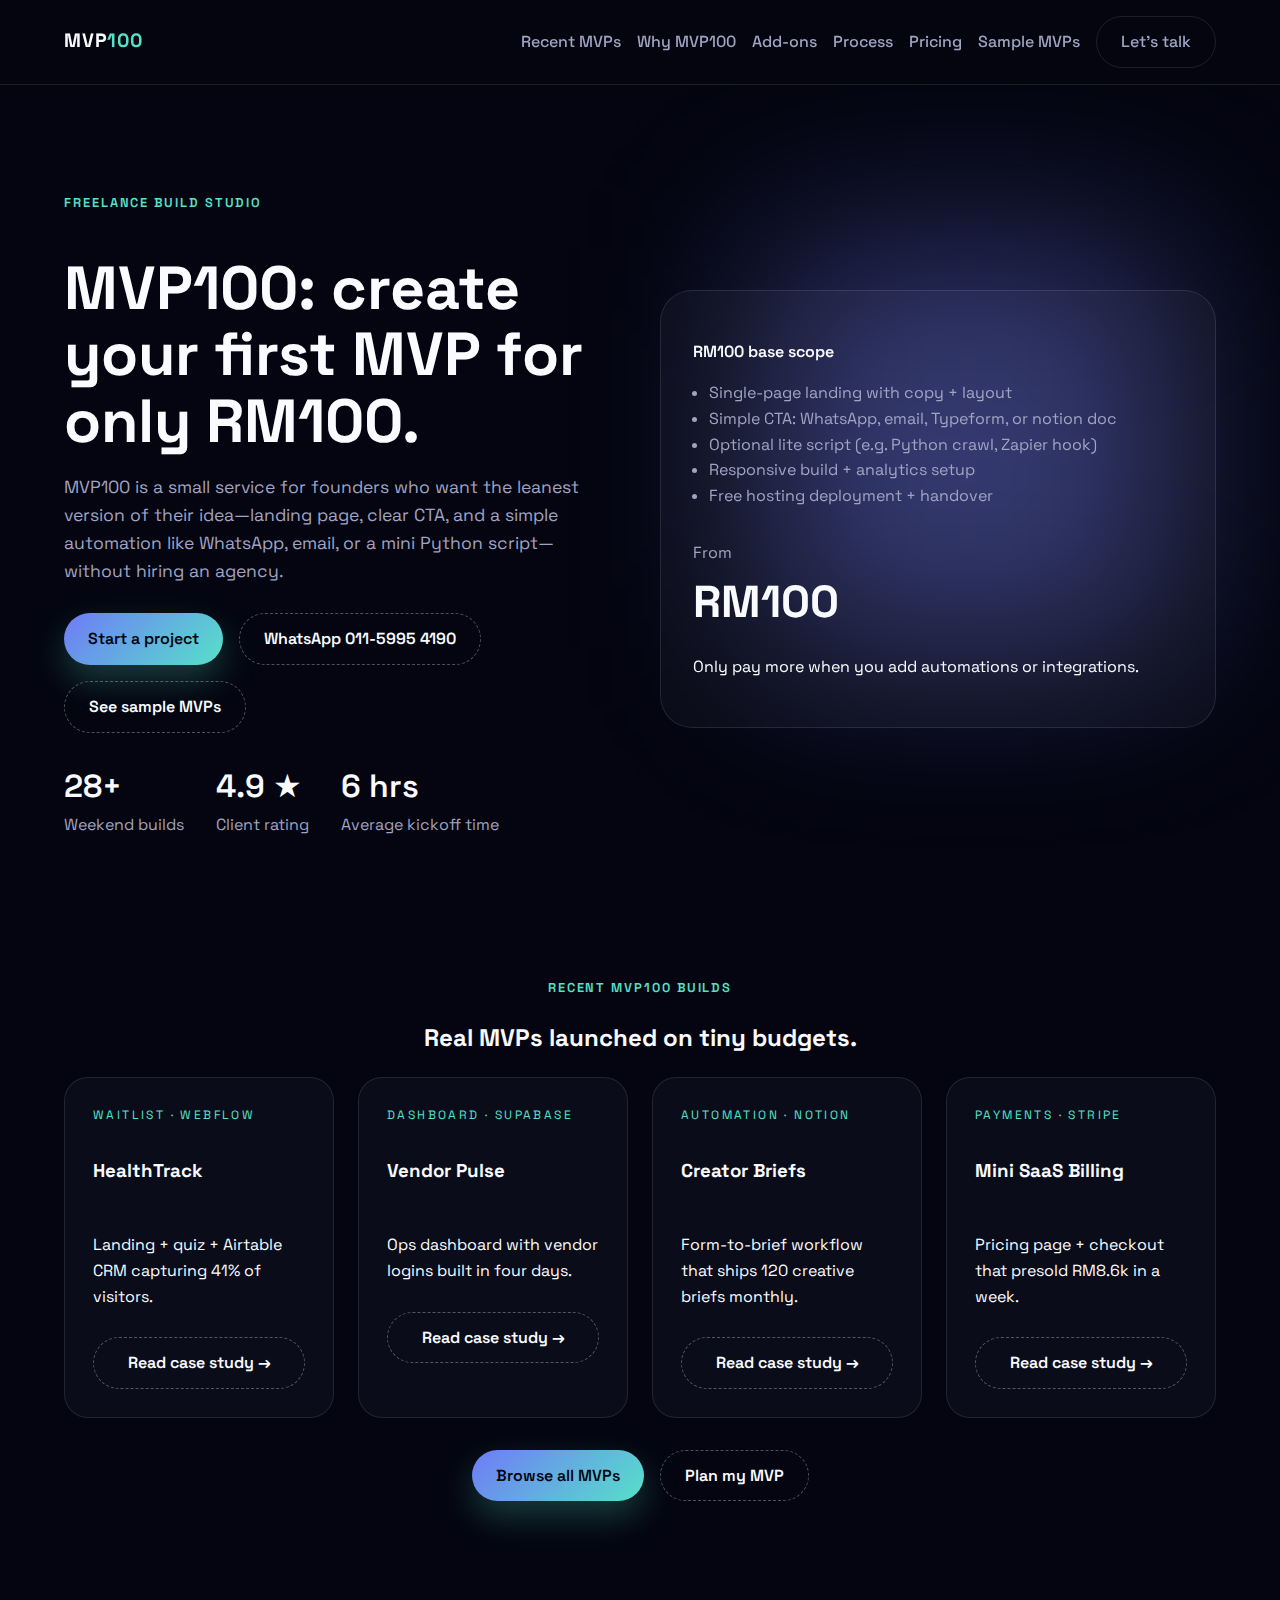
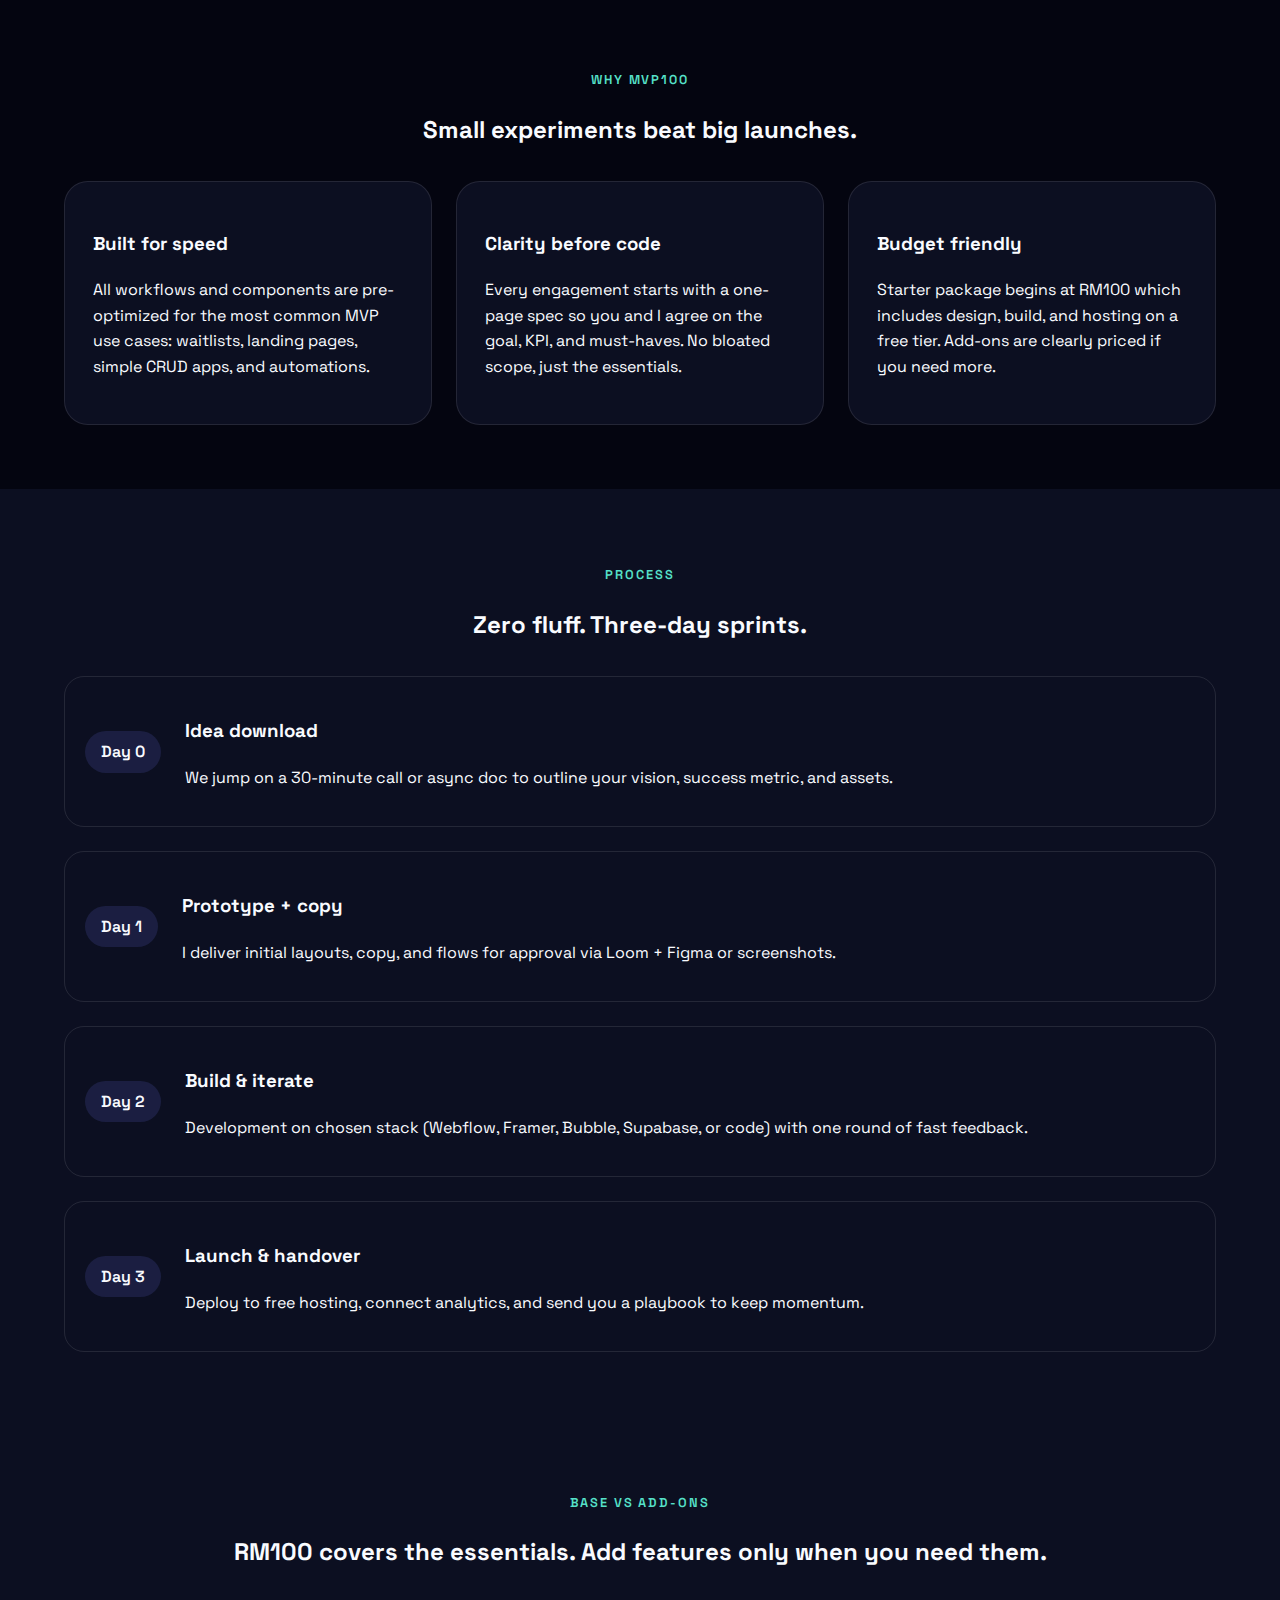
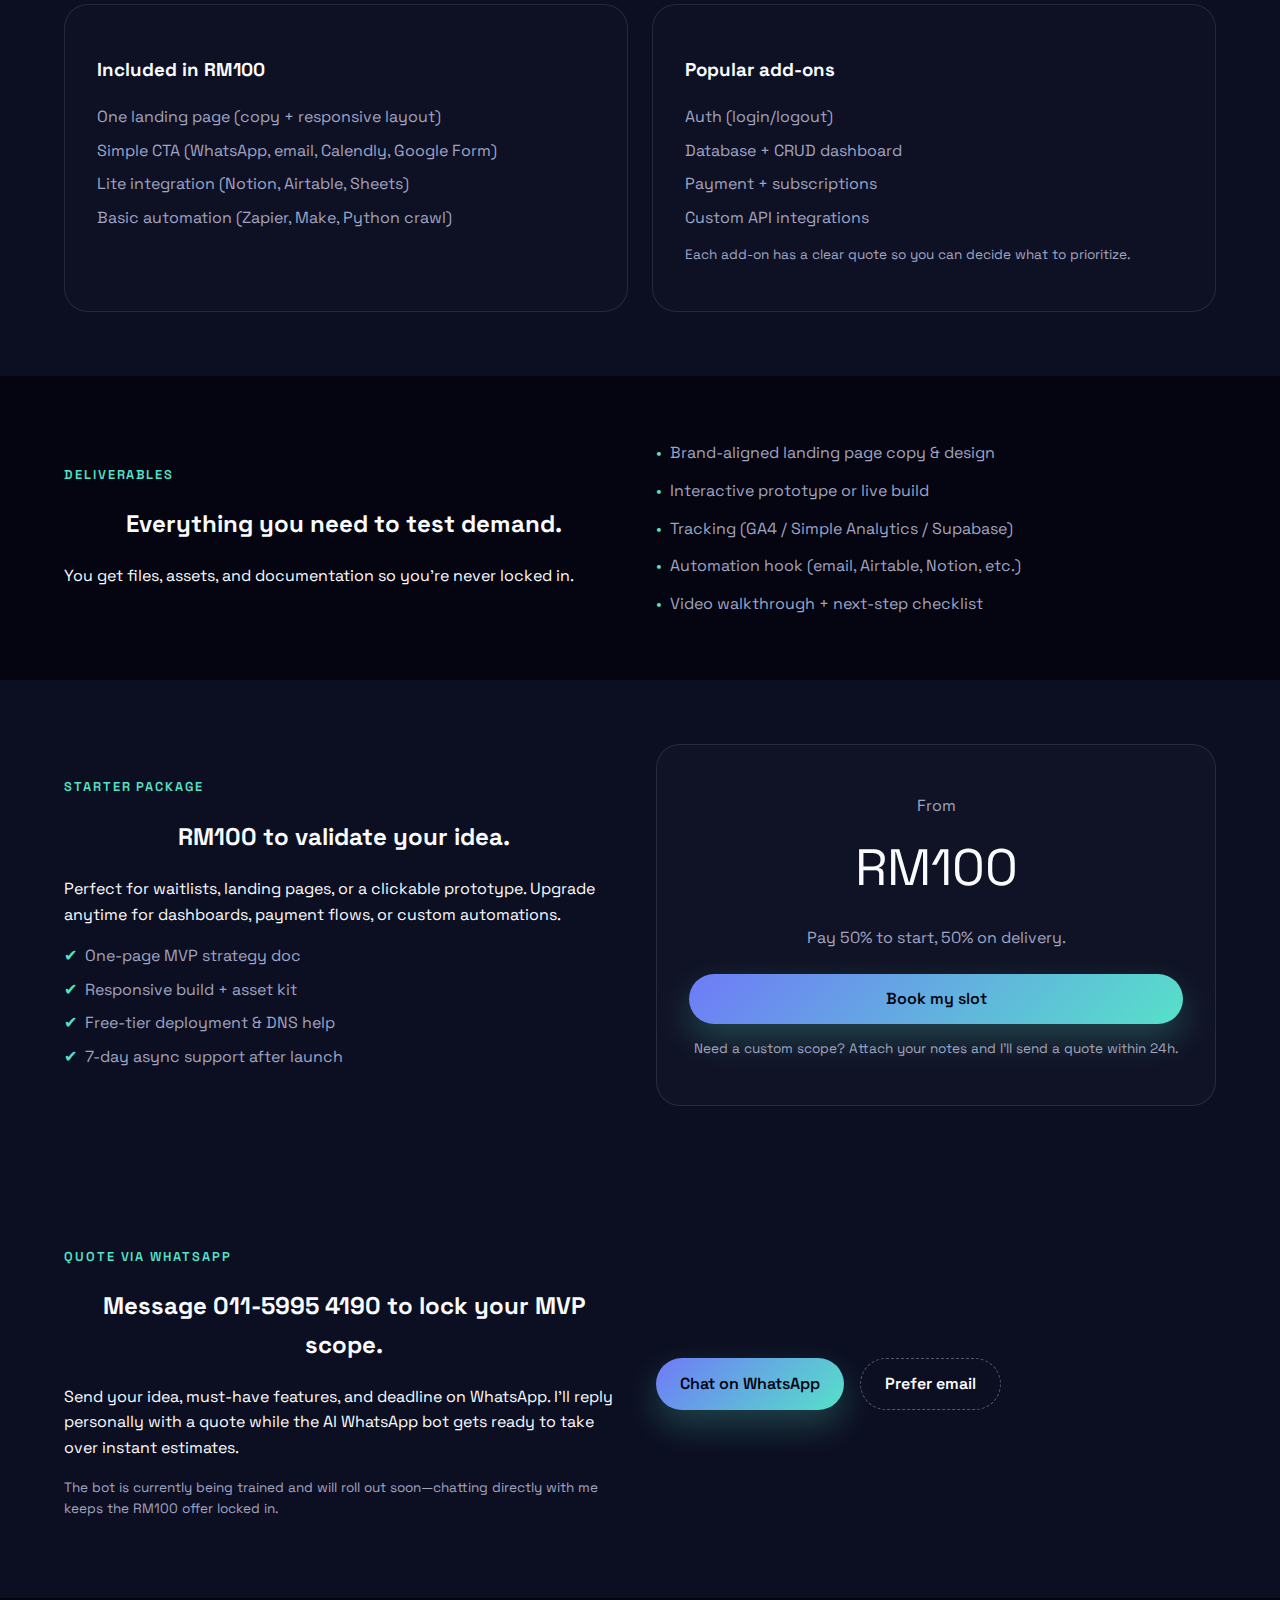
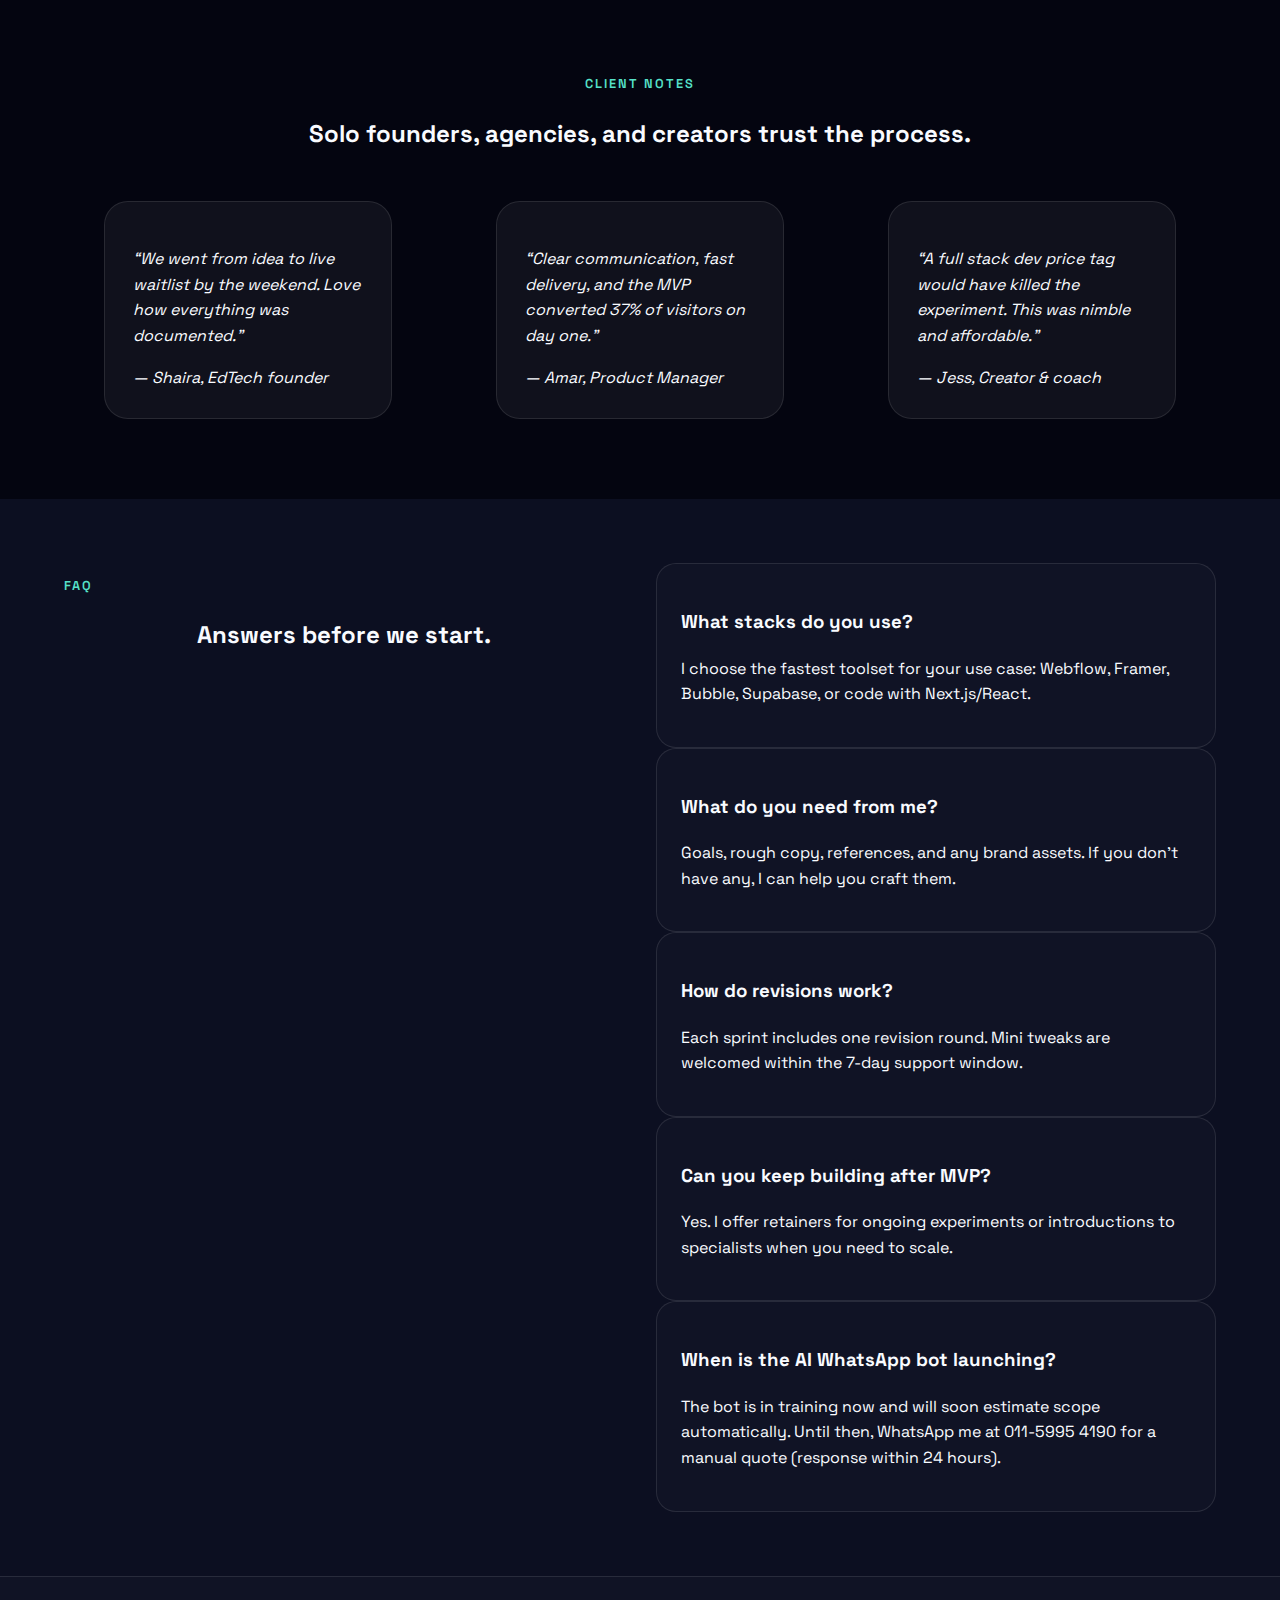
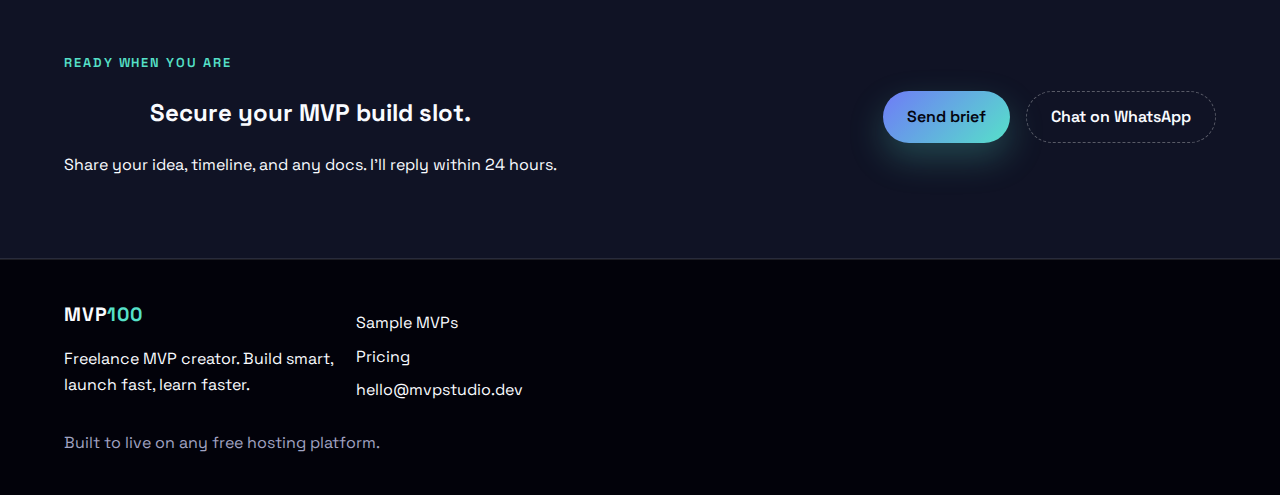
<file: index.html>
<!DOCTYPE html>
<html lang="en">
<head>
  <meta charset="UTF-8">
  <meta name="viewport" content="width=device-width, initial-scale=1.0">
  <title>MVP100 | Build your first MVP for RM100</title>
  <link rel="preconnect" href="https://fonts.gstatic.com" crossorigin>
  <link href="https://fonts.googleapis.com/css2?family=Space+Grotesk:wght@400;500;600;700&display=swap" rel="stylesheet">
  <link rel="stylesheet" href="assets/style.css">
</head>
<body>
  <header class="site-header">
    <nav class="nav container">
      <a href="index.html" class="logo">MVP<span>100</span></a>
      <div class="nav-links">
        <a href="#showcase">Recent MVPs</a>
        <a href="#features">Why MVP100</a>
        <a href="#addons">Add-ons</a>
        <a href="#process">Process</a>
        <a href="#pricing">Pricing</a>
        <a href="samples.html">Sample MVPs</a>
        <a class="btn btn-secondary" href="mailto:hello@mvpstudio.dev?subject=MVP%20Creator%20Project">Let's talk</a>
      </div>
    </nav>
  </header>

  <main>
    <section class="hero">
      <div class="container hero-grid">
        <div class="hero-copy">
          <p class="eyebrow">Freelance build studio</p>
          <h1>MVP100: create your first MVP for only RM100.</h1>
          <p class="lead">
            MVP100 is a small service for founders who want the leanest version
            of their idea—landing page, clear CTA, and a simple automation like WhatsApp, email, or a mini Python script—without hiring an agency.
          </p>
          <div class="cta-group">
            <a class="btn btn-primary" href="mailto:hello@mvpstudio.dev?subject=Build%20my%20MVP">Start a project</a>
            <a class="btn btn-ghost" href="https://wa.me/601159954190?text=Hi%20MVP100%2C%20I%20want%20to%20build%20an%20MVP.">WhatsApp 011-5995 4190</a>
            <a class="btn btn-ghost" href="samples.html">See sample MVPs</a>
          </div>
          <div class="hero-metrics">
            <div>
              <p class="metric">28+</p>
              <p class="metric-label">Weekend builds</p>
            </div>
            <div>
              <p class="metric">4.9 ★</p>
              <p class="metric-label">Client rating</p>
            </div>
            <div>
              <p class="metric">6 hrs</p>
              <p class="metric-label">Average kickoff time</p>
            </div>
          </div>
        </div>
        <div class="hero-panel">
          <p class="panel-title">RM100 base scope</p>
          <ul>
            <li>Single-page landing with copy + layout</li>
            <li>Simple CTA: WhatsApp, email, Typeform, or notion doc</li>
            <li>Optional lite script (e.g. Python crawl, Zapier hook)</li>
            <li>Responsive build + analytics setup</li>
            <li>Free hosting deployment + handover</li>
          </ul>
          <div class="panel-price">
            <span>From</span>
            <strong>RM100</strong>
            <p>Only pay more when you add automations or integrations.</p>
          </div>
        </div>
      </div>
    </section>

    <section id="showcase" class="section">
      <div class="container">
        <p class="eyebrow center">Recent MVP100 builds</p>
        <h2>Real MVPs launched on tiny budgets.</h2>
        <div class="showcase-grid">
          <article class="showcase-card">
            <div class="sample-tag">Waitlist · Webflow</div>
            <h3>HealthTrack</h3>
            <p>Landing + quiz + Airtable CRM capturing 41% of visitors.</p>
            <a class="btn btn-ghost" href="healthtrack-waitlist.html">Read case study →</a>
          </article>
          <article class="showcase-card">
            <div class="sample-tag">Dashboard · Supabase</div>
            <h3>Vendor Pulse</h3>
            <p>Ops dashboard with vendor logins built in four days.</p>
            <a class="btn btn-ghost" href="vendor-pulse-dashboard.html">Read case study →</a>
          </article>
          <article class="showcase-card">
            <div class="sample-tag">Automation · Notion</div>
            <h3>Creator Briefs</h3>
            <p>Form-to-brief workflow that ships 120 creative briefs monthly.</p>
            <a class="btn btn-ghost" href="creator-brief-generator.html">Read case study →</a>
          </article>
          <article class="showcase-card">
            <div class="sample-tag">Payments · Stripe</div>
            <h3>Mini SaaS Billing</h3>
            <p>Pricing page + checkout that presold RM8.6k in a week.</p>
            <a class="btn btn-ghost" href="mini-saas-billing.html">Read case study →</a>
          </article>
        </div>
        <div class="cta-group showcase-cta">
          <a class="btn btn-primary" href="samples.html">Browse all MVPs</a>
          <a class="btn btn-ghost" href="https://wa.me/601159954190?text=I%20want%20to%20plan%20my%20MVP">Plan my MVP</a>
        </div>
      </div>
    </section>

    <section id="features" class="section">
      <div class="container">
        <p class="eyebrow center">Why MVP100</p>
        <h2>Small experiments beat big launches.</h2>
        <div class="card-grid">
          <article class="card">
            <h3>Built for speed</h3>
            <p>All workflows and components are pre-optimized for the most common MVP use cases: waitlists, landing pages, simple CRUD apps, and automations.</p>
          </article>
          <article class="card">
            <h3>Clarity before code</h3>
            <p>Every engagement starts with a one-page spec so you and I agree on the goal, KPI, and must-haves. No bloated scope, just the essentials.</p>
          </article>
          <article class="card">
            <h3>Budget friendly</h3>
            <p>Starter package begins at RM100 which includes design, build, and hosting on a free tier. Add-ons are clearly priced if you need more.</p>
          </article>
        </div>
      </div>
    </section>

    <section id="process" class="section tinted">
      <div class="container">
        <p class="eyebrow center">Process</p>
        <h2>Zero fluff. Three-day sprints.</h2>
        <div class="timeline">
          <div class="timeline-step">
            <span class="timeline-badge">Day 0</span>
            <div>
              <h3>Idea download</h3>
              <p>We jump on a 30-minute call or async doc to outline your vision, success metric, and assets.</p>
            </div>
          </div>
          <div class="timeline-step">
            <span class="timeline-badge">Day 1</span>
            <div>
              <h3>Prototype + copy</h3>
              <p>I deliver initial layouts, copy, and flows for approval via Loom + Figma or screenshots.</p>
            </div>
          </div>
          <div class="timeline-step">
            <span class="timeline-badge">Day 2</span>
            <div>
              <h3>Build & iterate</h3>
              <p>Development on chosen stack (Webflow, Framer, Bubble, Supabase, or code) with one round of fast feedback.</p>
            </div>
          </div>
          <div class="timeline-step">
            <span class="timeline-badge">Day 3</span>
            <div>
              <h3>Launch & handover</h3>
              <p>Deploy to free hosting, connect analytics, and send you a playbook to keep momentum.</p>
            </div>
          </div>
        </div>
      </div>
    </section>

    <section class="section tinted" id="addons">
      <div class="container">
        <p class="eyebrow center">Base vs add-ons</p>
        <h2>RM100 covers the essentials. Add features only when you need them.</h2>
        <div class="add-on-grid">
          <article class="add-on-card">
            <h3>Included in RM100</h3>
            <ul>
              <li>One landing page (copy + responsive layout)</li>
              <li>Simple CTA (WhatsApp, email, Calendly, Google Form)</li>
              <li>Lite integration (Notion, Airtable, Sheets)</li>
              <li>Basic automation (Zapier, Make, Python crawl)</li>
            </ul>
          </article>
          <article class="add-on-card">
            <h3>Popular add-ons</h3>
            <ul>
              <li>Auth (login/logout)</li>
              <li>Database + CRUD dashboard</li>
              <li>Payment + subscriptions</li>
              <li>Custom API integrations</li>
            </ul>
            <p class="small-print">Each add-on has a clear quote so you can decide what to prioritize.</p>
          </article>
        </div>
      </div>
    </section>

    <section class="section">
      <div class="container">
        <div class="split">
          <div>
            <p class="eyebrow">Deliverables</p>
            <h2>Everything you need to test demand.</h2>
            <p>You get files, assets, and documentation so you're never locked in.</p>
          </div>
          <ul class="deliverables">
            <li>Brand-aligned landing page copy & design</li>
            <li>Interactive prototype or live build</li>
            <li>Tracking (GA4 / Simple Analytics / Supabase)</li>
            <li>Automation hook (email, Airtable, Notion, etc.)</li>
            <li>Video walkthrough + next-step checklist</li>
          </ul>
        </div>
      </div>
    </section>

    <section id="pricing" class="section tinted">
      <div class="container pricing">
        <div>
          <p class="eyebrow">Starter Package</p>
          <h2>RM100 to validate your idea.</h2>
          <p>
            Perfect for waitlists, landing pages, or a clickable prototype.
            Upgrade anytime for dashboards, payment flows, or custom automations.
          </p>
          <ul class="checklist">
            <li>One-page MVP strategy doc</li>
            <li>Responsive build + asset kit</li>
            <li>Free-tier deployment & DNS help</li>
            <li>7-day async support after launch</li>
          </ul>
        </div>
        <div class="pricing-card">
          <p class="price-label">From</p>
          <p class="price">RM100</p>
          <p class="price-detail">Pay 50% to start, 50% on delivery.</p>
          <a class="btn btn-primary full" href="mailto:hello@mvpstudio.dev?subject=Ready%20to%20build">Book my slot</a>
          <p class="small-print">Need a custom scope? Attach your notes and I'll send a quote within 24h.</p>
        </div>
      </div>
    </section>

    <section class="section tinted" id="quote">
      <div class="container">
        <div class="split">
          <div>
            <p class="eyebrow">Quote via WhatsApp</p>
            <h2>Message 011-5995 4190 to lock your MVP scope.</h2>
            <p>
              Send your idea, must-have features, and deadline on WhatsApp. I’ll reply personally with a quote
              while the AI WhatsApp bot gets ready to take over instant estimates.
            </p>
            <p class="small-print">The bot is currently being trained and will roll out soon—chatting directly with me keeps the RM100 offer locked in.</p>
          </div>
          <div class="cta-group">
            <a class="btn btn-primary" href="https://wa.me/601159954190?text=Hi%20MVP100%2C%20I%20want%20to%20build%20an%20MVP.">Chat on WhatsApp</a>
            <a class="btn btn-ghost" href="mailto:hello@mvpstudio.dev?subject=Build%20my%20MVP">Prefer email</a>
          </div>
        </div>
      </div>
    </section>

    <section class="section">
      <div class="container testimonials">
        <p class="eyebrow center">Client notes</p>
        <h2>Solo founders, agencies, and creators trust the process.</h2>
        <div class="card-grid">
          <blockquote class="quote-card">
            <p>“We went from idea to live waitlist by the weekend. Love how everything was documented.”</p>
            <cite>— Shaira, EdTech founder</cite>
          </blockquote>
          <blockquote class="quote-card">
            <p>“Clear communication, fast delivery, and the MVP converted 37% of visitors on day one.”</p>
            <cite>— Amar, Product Manager</cite>
          </blockquote>
          <blockquote class="quote-card">
            <p>“A full stack dev price tag would have killed the experiment. This was nimble and affordable.”</p>
            <cite>— Jess, Creator & coach</cite>
          </blockquote>
        </div>
      </div>
    </section>

    <section class="section tinted">
      <div class="container faq">
        <div>
          <p class="eyebrow">FAQ</p>
          <h2>Answers before we start.</h2>
        </div>
        <div class="faq-items">
          <article>
            <h3>What stacks do you use?</h3>
            <p>I choose the fastest toolset for your use case: Webflow, Framer, Bubble, Supabase, or code with Next.js/React.</p>
          </article>
          <article>
            <h3>What do you need from me?</h3>
            <p>Goals, rough copy, references, and any brand assets. If you don't have any, I can help you craft them.</p>
          </article>
          <article>
            <h3>How do revisions work?</h3>
            <p>Each sprint includes one revision round. Mini tweaks are welcomed within the 7-day support window.</p>
          </article>
          <article>
            <h3>Can you keep building after MVP?</h3>
            <p>Yes. I offer retainers for ongoing experiments or introductions to specialists when you need to scale.</p>
          </article>
          <article>
            <h3>When is the AI WhatsApp bot launching?</h3>
            <p>The bot is in training now and will soon estimate scope automatically. Until then, WhatsApp me at 011-5995 4190 for a manual quote (response within 24 hours).</p>
          </article>
        </div>
      </div>
    </section>

    <section class="section final-cta">
      <div class="container">
        <div>
          <p class="eyebrow">Ready when you are</p>
          <h2>Secure your MVP build slot.</h2>
          <p>Share your idea, timeline, and any docs. I'll reply within 24 hours.</p>
        </div>
        <div class="cta-group">
          <a class="btn btn-primary" href="mailto:hello@mvpstudio.dev?subject=MVP%20Creator%20Project">Send brief</a>
          <a class="btn btn-ghost" href="https://wa.me/601159954190?text=Hi%20MVP100%2C%20I%20want%20to%20build%20an%20MVP." target="_blank" rel="noreferrer">Chat on WhatsApp</a>
        </div>
      </div>
    </section>
  </main>

  <footer class="site-footer">
    <div class="container footer-grid">
      <div>
        <a href="index.html" class="logo">MVP<span>100</span></a>
        <p>Freelance MVP creator. Build smart, launch fast, learn faster.</p>
      </div>
      <div class="footer-links">
        <a href="samples.html">Sample MVPs</a>
        <a href="#pricing">Pricing</a>
        <a href="mailto:hello@mvpstudio.dev">hello@mvpstudio.dev</a>
      </div>
      <p class="footer-note">Built to live on any free hosting platform.</p>
    </div>
  </footer>
</body>
</html>
</file>
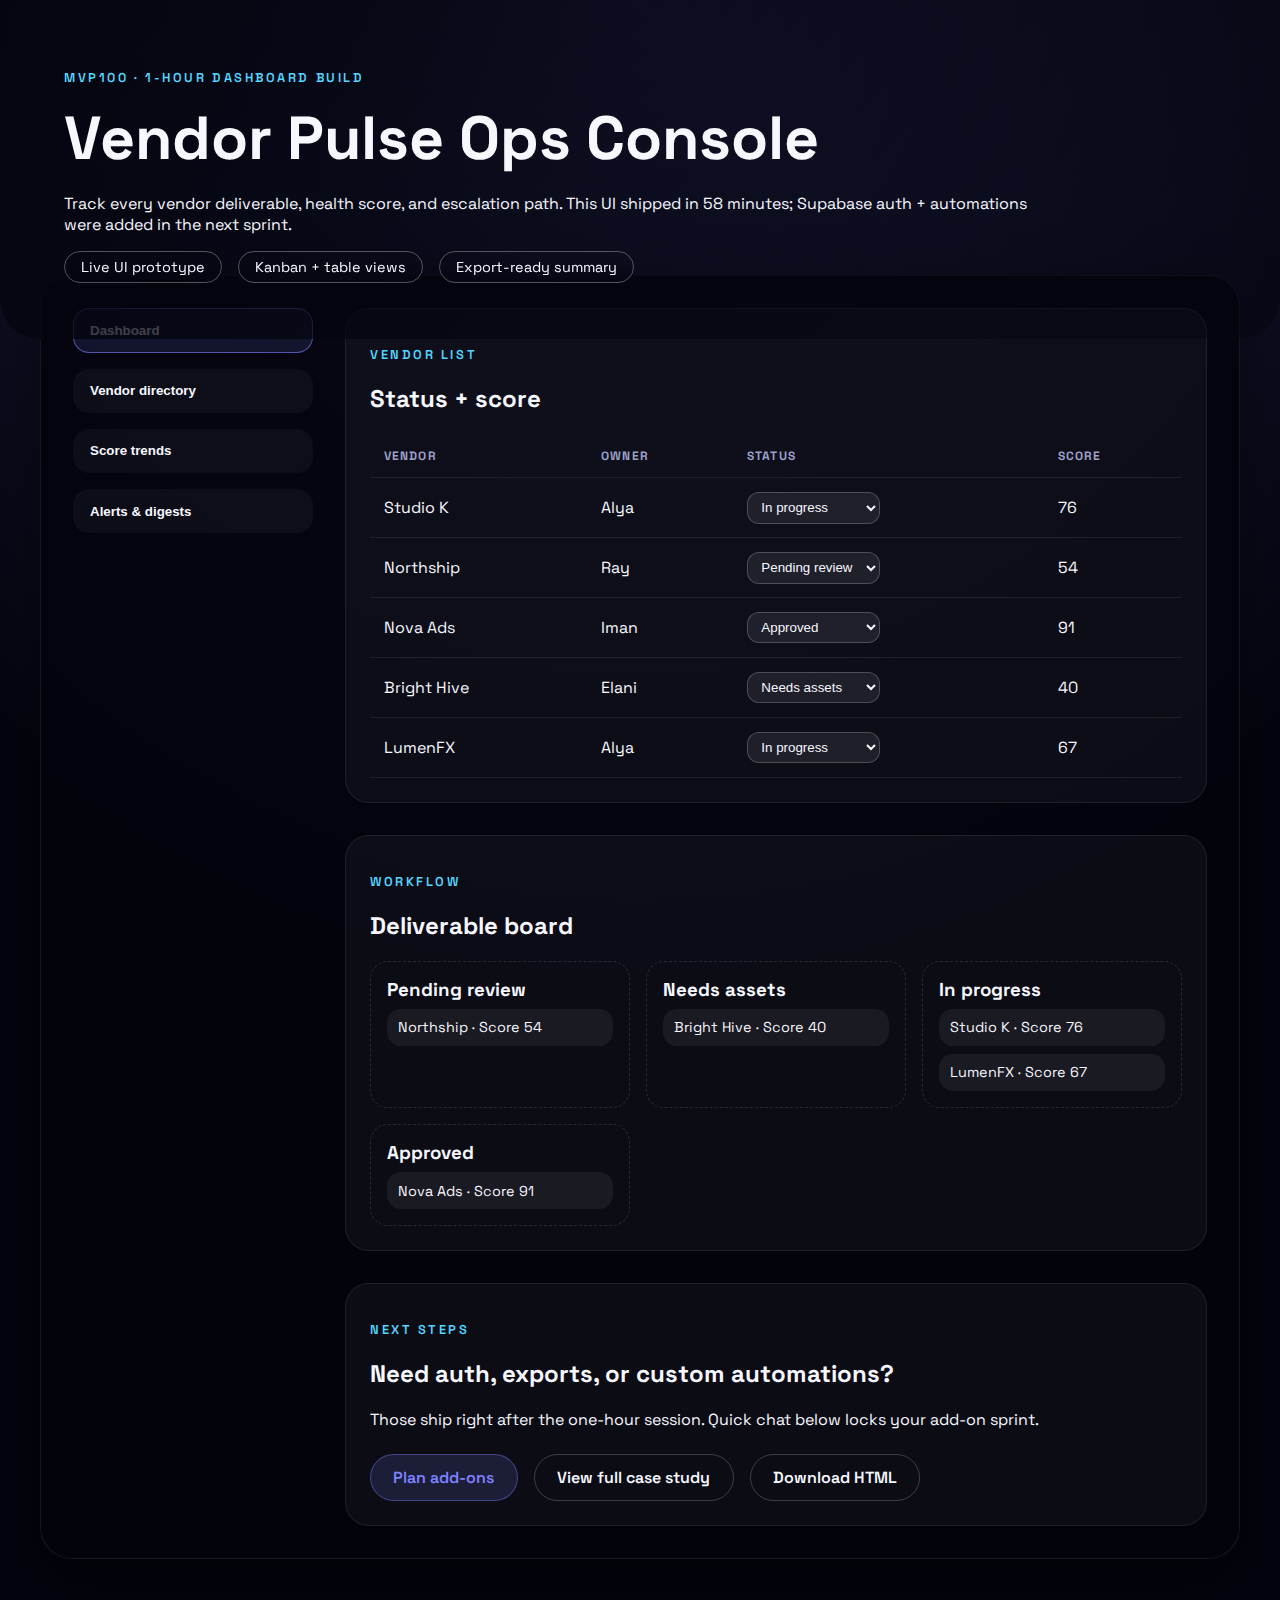
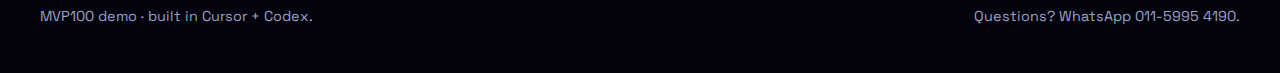
<file: demos/vendor-pulse/index.html>
<!DOCTYPE html>
<html lang="en">
<head>
  <meta charset="UTF-8">
  <meta name="viewport" content="width=device-width, initial-scale=1.0">
  <title>Vendor Pulse Ops | MVP100 Demo</title>
  <link rel="preconnect" href="https://fonts.gstatic.com" crossorigin>
  <link href="https://fonts.googleapis.com/css2?family=Space+Grotesk:wght@400;500;600;700&display=swap" rel="stylesheet">
  <style>
    :root {
      --bg: #03040d;
      --panel: rgba(255, 255, 255, 0.04);
      --accent: #7c82ff;
      --accent-2: #53d6ff;
      --border: rgba(255, 255, 255, 0.08);
      --text: #f6f7ff;
      --muted: #9da0c8;
    }
    * { box-sizing: border-box; }
    body {
      margin: 0;
      font-family: "Space Grotesk", system-ui, -apple-system, BlinkMacSystemFont, "Segoe UI", sans-serif;
      background: radial-gradient(circle at top, rgba(124, 130, 255, 0.25), transparent 55%), var(--bg);
      color: var(--text);
    }
    header {
      background: url("https://images.unsplash.com/photo-1521791136064-7986c2920216?auto=format&fit=crop&w=1600&q=80") center/cover;
      min-height: 320px;
      position: relative;
      border-bottom-left-radius: 40px;
      border-bottom-right-radius: 40px;
      overflow: hidden;
    }
    header::after {
      content: "";
      position: absolute;
      inset: 0;
      background: linear-gradient(135deg, rgba(3,4,13,0.9), rgba(3,4,13,0.4));
    }
    .hero-content {
      position: relative;
      z-index: 2;
      padding: 3.5rem min(6vw, 4rem);
      max-width: 1100px;
    }
    .eyebrow {
      letter-spacing: 0.2em;
      text-transform: uppercase;
      font-size: 0.8rem;
      color: var(--accent-2);
      font-weight: 600;
    }
    h1 {
      font-size: clamp(2.5rem, 5vw, 3.8rem);
      margin: 0.5rem 0;
    }
    .badge-row {
      display: flex;
      flex-wrap: wrap;
      gap: 1rem;
      margin-top: 1rem;
    }
    .badge {
      border: 1px solid rgba(255,255,255,0.3);
      border-radius: 999px;
      padding: 0.4rem 1rem;
      font-size: 0.9rem;
      backdrop-filter: blur(8px);
    }
    .app {
      width: min(1200px, 95%);
      margin: -4rem auto 3rem;
      background: rgba(3,4,13,0.85);
      border-radius: 32px;
      border: 1px solid var(--border);
      box-shadow: 0 20px 60px rgba(0, 0, 0, 0.4);
      padding: 2rem;
      display: grid;
      grid-template-columns: 240px 1fr;
      gap: 2rem;
    }
    @media (max-width: 900px) {
      .app { grid-template-columns: 1fr; }
    }
    nav {
      display: flex;
      flex-direction: column;
      gap: 1rem;
    }
    nav button {
      border: 1px solid transparent;
      border-radius: 16px;
      padding: 0.85rem 1rem;
      background: var(--panel);
      color: var(--text);
      text-align: left;
      font-weight: 600;
      cursor: pointer;
    }
    nav button.active {
      border-color: rgba(124,130,255,0.6);
      background: rgba(124,130,255,0.12);
    }
    .content {
      display: grid;
      gap: 2rem;
    }
    .card {
      border-radius: 24px;
      border: 1px solid var(--border);
      padding: 1.5rem;
      background: var(--panel);
    }
    table {
      width: 100%;
      border-collapse: collapse;
      margin-top: 1rem;
    }
    th, td {
      padding: 0.85rem;
      border-bottom: 1px solid rgba(255,255,255,0.07);
      text-align: left;
    }
    th {
      text-transform: uppercase;
      letter-spacing: 0.1em;
      font-size: 0.75rem;
      color: var(--muted);
    }
    select {
      background: rgba(255,255,255,0.08);
      border: 1px solid rgba(255,255,255,0.2);
      border-radius: 12px;
      color: var(--text);
      padding: 0.4rem 0.6rem;
    }
    .kanban {
      display: grid;
      grid-template-columns: repeat(auto-fit, minmax(220px, 1fr));
      gap: 1rem;
      margin-top: 1rem;
    }
    .column {
      border: 1px dashed rgba(255,255,255,0.12);
      border-radius: 18px;
      padding: 1rem;
    }
    .column h3 {
      margin: 0 0 0.5rem;
    }
    .ticket {
      border-radius: 14px;
      padding: 0.6rem 0.7rem;
      margin-top: 0.5rem;
      background: rgba(255,255,255,0.06);
      font-size: 0.9rem;
    }
    .cta {
      display: flex;
      flex-wrap: wrap;
      gap: 1rem;
      margin-top: 1.5rem;
    }
    .cta a, .cta button {
      border-radius: 999px;
      border: 1px solid rgba(255,255,255,0.2);
      padding: 0.75rem 1.4rem;
      background: transparent;
      color: var(--text);
      font-weight: 600;
      text-decoration: none;
      cursor: pointer;
    }
    .cta .primary {
      background: rgba(124,130,255,0.15);
      border-color: rgba(124,130,255,0.4);
      color: var(--accent);
    }
    footer {
      width: min(1200px, 95%);
      margin: 0 auto 3rem;
      color: var(--muted);
      font-size: 0.9rem;
      display: flex;
      justify-content: space-between;
      flex-wrap: wrap;
      gap: 1rem;
    }
  </style>
</head>
<body>
  <header>
    <div class="hero-content">
      <p class="eyebrow">MVP100 · 1-hour dashboard build</p>
      <h1>Vendor Pulse Ops Console</h1>
      <p>Track every vendor deliverable, health score, and escalation path. This UI shipped in 58 minutes; Supabase auth + automations were added in the next sprint.</p>
      <div class="badge-row">
        <span class="badge">Live UI prototype</span>
        <span class="badge">Kanban + table views</span>
        <span class="badge">Export-ready summary</span>
      </div>
    </div>
  </header>

  <main class="app">
    <nav>
      <button class="active">Dashboard</button>
      <button>Vendor directory</button>
      <button>Score trends</button>
      <button>Alerts & digests</button>
    </nav>
    <div class="content">
      <section class="card">
        <p class="eyebrow">Vendor list</p>
        <h2>Status + score</h2>
        <table>
          <thead>
            <tr><th>Vendor</th><th>Owner</th><th>Status</th><th>Score</th></tr>
          </thead>
          <tbody id="vendor-body"></tbody>
        </table>
      </section>

      <section class="card">
        <p class="eyebrow">Workflow</p>
        <h2>Deliverable board</h2>
        <div class="kanban" id="board"></div>
      </section>

      <section class="card">
        <p class="eyebrow">Next steps</p>
        <h2>Need auth, exports, or custom automations?</h2>
        <p>Those ship right after the one-hour session. Quick chat below locks your add-on sprint.</p>
        <div class="cta">
          <a class="primary" href="https://wa.me/601159954190?text=I%20need%20vendor%20dashboard%20add-ons" target="_blank" rel="noreferrer">Plan add-ons</a>
          <a href="../../vendor-pulse-dashboard.html" target="_blank" rel="noreferrer">View full case study</a>
          <a href="index.html" download>Download HTML</a>
        </div>
      </section>
    </div>
  </main>

  <footer>
    <span>MVP100 demo · built in Cursor + Codex.</span>
    <span>Questions? WhatsApp 011-5995 4190.</span>
  </footer>

  <script>
    const vendors = [
      { name: "Studio K", owner: "Alya", status: "In progress", score: 76 },
      { name: "Northship", owner: "Ray", status: "Pending review", score: 54 },
      { name: "Nova Ads", owner: "Iman", status: "Approved", score: 91 },
      { name: "Bright Hive", owner: "Elani", status: "Needs assets", score: 40 },
      { name: "LumenFX", owner: "Alya", status: "In progress", score: 67 },
    ];

    const statuses = ["Pending review", "Needs assets", "In progress", "Approved"];

    const body = document.getElementById("vendor-body");
    const board = document.getElementById("board");

    vendors.forEach((vendor, index) => {
      const row = document.createElement("tr");
      const statusCell = document.createElement("td");
      const select = document.createElement("select");
      statuses.forEach((status) => {
        const option = document.createElement("option");
        option.value = status;
        option.textContent = status;
        if (status === vendor.status) option.selected = true;
        select.appendChild(option);
      });
      select.addEventListener("change", () => {
        vendors[index].status = select.value;
        renderBoard();
      });
      statusCell.appendChild(select);
      row.innerHTML = `<td>${vendor.name}</td><td>${vendor.owner}</td><td></td><td>${vendor.score}</td>`;
      row.children[2].replaceWith(statusCell);
      body.appendChild(row);
    });

    function renderBoard() {
      board.innerHTML = "";
      statuses.forEach((status) => {
        const column = document.createElement("div");
        column.className = "column";
        column.innerHTML = `<h3>${status}</h3>`;
        vendors
          .filter((vendor) => vendor.status === status)
          .forEach((vendor) => {
            const ticket = document.createElement("div");
            ticket.className = "ticket";
            ticket.textContent = `${vendor.name} · Score ${vendor.score}`;
            column.appendChild(ticket);
          });
        board.appendChild(column);
      });
    }
    renderBoard();
  </script>
</body>
</html>
</file>
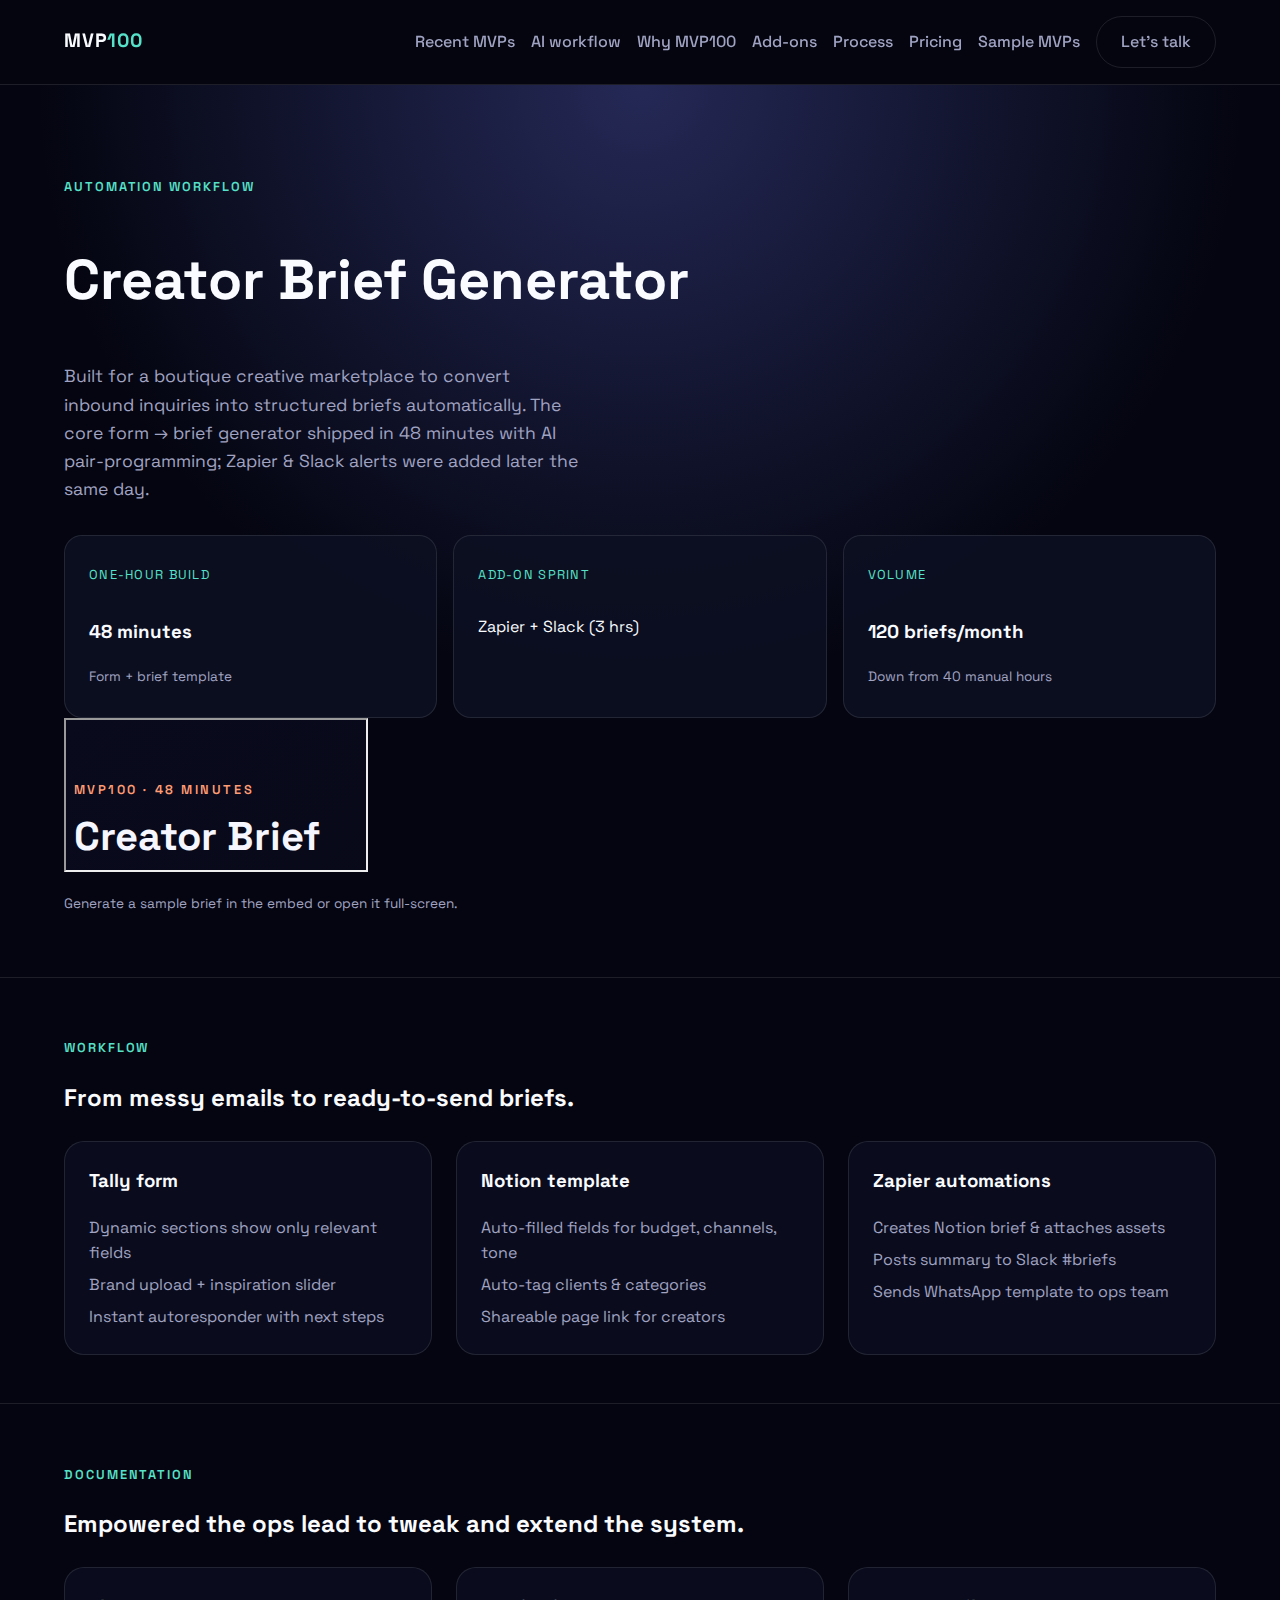
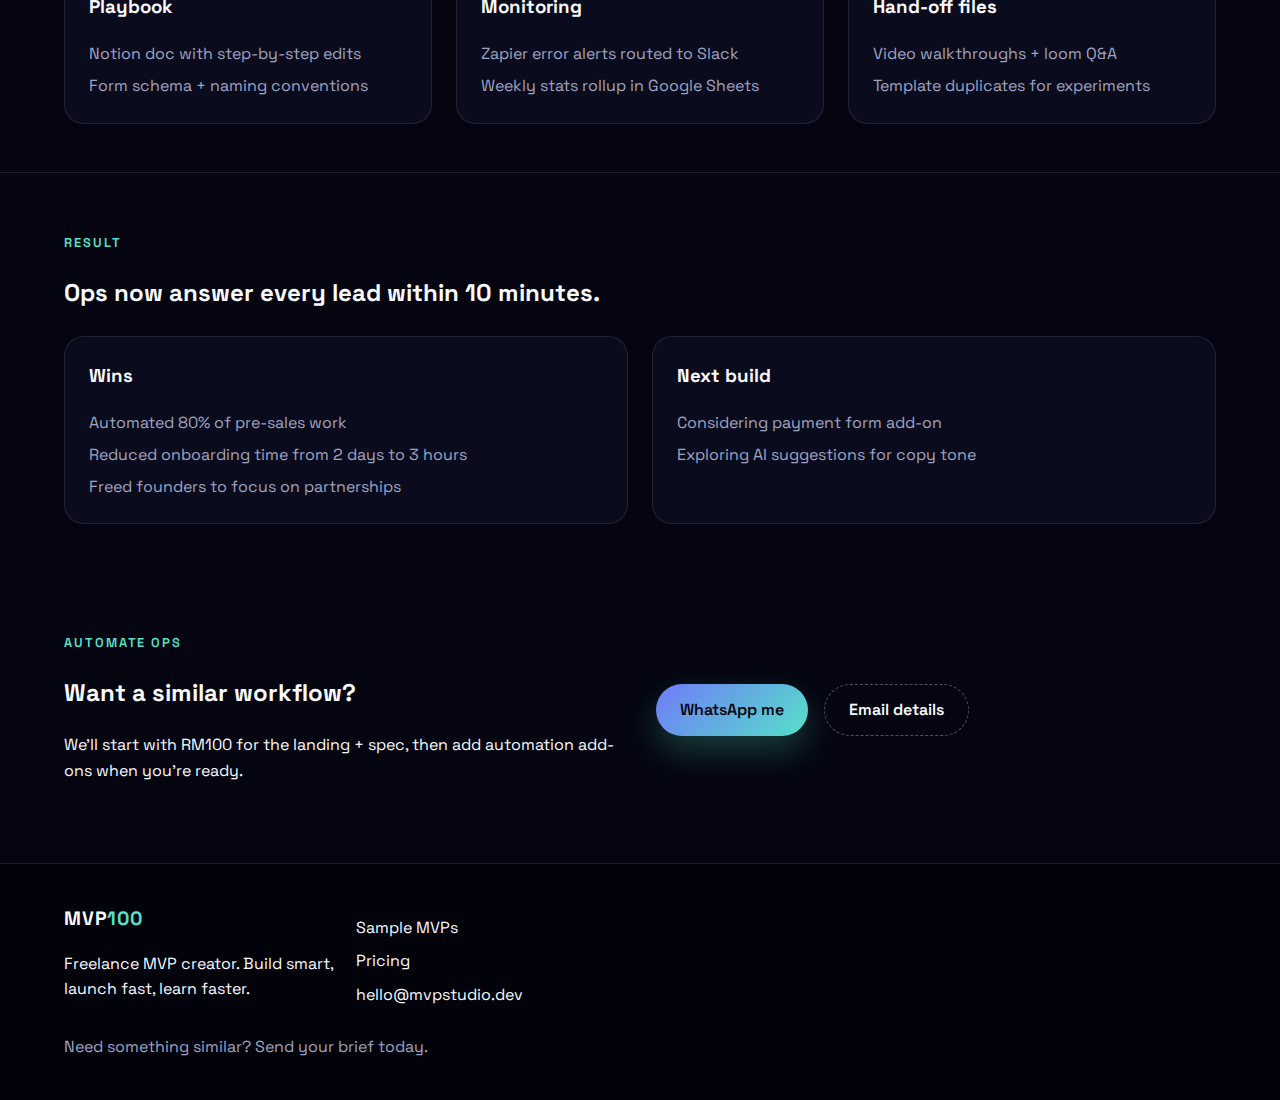
<file: creator-brief-generator.html>
<!DOCTYPE html>
<html lang="en">
<head>
  <meta charset="UTF-8">
  <meta name="viewport" content="width=device-width, initial-scale=1.0">
  <title>Creator Brief Generator MVP | MVP100</title>
  <link rel="preconnect" href="https://fonts.gstatic.com" crossorigin>
  <link href="https://fonts.googleapis.com/css2?family=Space+Grotesk:wght@400;500;600;700&display=swap" rel="stylesheet">
  <link rel="stylesheet" href="assets/style.css">
</head>
<body>
  <header class="site-header">
    <nav class="nav container">
      <a href="index.html" class="logo">MVP<span>100</span></a>
      <div class="nav-links">
        <a href="index.html#showcase">Recent MVPs</a>
        <a href="index.html#ai">AI workflow</a>
        <a href="index.html#features">Why MVP100</a>
        <a href="index.html#addons">Add-ons</a>
        <a href="index.html#process">Process</a>
        <a href="index.html#pricing">Pricing</a>
        <a href="samples.html">Sample MVPs</a>
        <a class="btn btn-secondary" href="mailto:hello@mvpstudio.dev?subject=MVP100%20Project">Let's talk</a>
      </div>
    </nav>
  </header>

  <main>
    <section class="case-hero">
      <div class="container">
        <p class="eyebrow">Automation workflow</p>
        <h1>Creator Brief Generator</h1>
        <p class="lead">
          Built for a boutique creative marketplace to convert inbound inquiries into structured briefs automatically.
          The core form → brief generator shipped in 48 minutes with AI pair-programming; Zapier & Slack alerts were added later the same day.
        </p>
        <div class="case-meta">
          <div class="meta-card">
            <p class="badge">One-hour build</p>
            <h3>48 minutes</h3>
            <p class="small-print">Form + brief template</p>
          </div>
          <div class="meta-card">
            <p class="badge">Add-on sprint</p>
            <p>Zapier + Slack (3 hrs)</p>
          </div>
          <div class="meta-card">
            <p class="badge">Volume</p>
            <h3>120 briefs/month</h3>
            <p class="small-print">Down from 40 manual hours</p>
          </div>
        </div>
        <div class="case-demo">
          <iframe src="demos/creator-brief/index.html" title="Creator Brief Generator demo" loading="lazy"></iframe>
        </div>
        <p class="small-print">Generate a sample brief in the embed or <a href="demos/creator-brief/index.html" target="_blank" rel="noreferrer">open it full-screen</a>.</p>
      </div>
    </section>

    <section class="case-section">
      <div class="container">
        <p class="eyebrow">Workflow</p>
        <h2>From messy emails to ready-to-send briefs.</h2>
        <div class="case-grid">
          <article class="case-card">
            <h3>Tally form</h3>
            <ul class="case-list">
              <li>Dynamic sections show only relevant fields</li>
              <li>Brand upload + inspiration slider</li>
              <li>Instant autoresponder with next steps</li>
            </ul>
          </article>
          <article class="case-card">
            <h3>Notion template</h3>
            <ul class="case-list">
              <li>Auto-filled fields for budget, channels, tone</li>
              <li>Auto-tag clients & categories</li>
              <li>Shareable page link for creators</li>
            </ul>
          </article>
          <article class="case-card">
            <h3>Zapier automations</h3>
            <ul class="case-list">
              <li>Creates Notion brief & attaches assets</li>
              <li>Posts summary to Slack #briefs</li>
              <li>Sends WhatsApp template to ops team</li>
            </ul>
          </article>
        </div>
      </div>
    </section>

    <section class="case-section">
      <div class="container">
        <p class="eyebrow">Documentation</p>
        <h2>Empowered the ops lead to tweak and extend the system.</h2>
        <div class="case-grid">
          <article class="case-card">
            <h3>Playbook</h3>
            <ul class="case-list">
              <li>Notion doc with step-by-step edits</li>
              <li>Form schema + naming conventions</li>
            </ul>
          </article>
          <article class="case-card">
            <h3>Monitoring</h3>
            <ul class="case-list">
              <li>Zapier error alerts routed to Slack</li>
              <li>Weekly stats rollup in Google Sheets</li>
            </ul>
          </article>
          <article class="case-card">
            <h3>Hand-off files</h3>
            <ul class="case-list">
              <li>Video walkthroughs + loom Q&A</li>
              <li>Template duplicates for experiments</li>
            </ul>
          </article>
        </div>
      </div>
    </section>

    <section class="case-section">
      <div class="container">
        <p class="eyebrow">Result</p>
        <h2>Ops now answer every lead within 10 minutes.</h2>
        <div class="case-grid">
          <article class="case-card">
            <h3>Wins</h3>
            <ul class="case-list">
              <li>Automated 80% of pre-sales work</li>
              <li>Reduced onboarding time from 2 days to 3 hours</li>
              <li>Freed founders to focus on partnerships</li>
            </ul>
          </article>
          <article class="case-card">
            <h3>Next build</h3>
            <ul class="case-list">
              <li>Considering payment form add-on</li>
              <li>Exploring AI suggestions for copy tone</li>
            </ul>
          </article>
        </div>
      </div>
    </section>

    <section class="case-cta">
      <div class="container split">
        <div>
          <p class="eyebrow">Automate ops</p>
          <h2>Want a similar workflow?</h2>
          <p>We'll start with RM100 for the landing + spec, then add automation add-ons when you're ready.</p>
        </div>
        <div class="cta-group">
          <a class="btn btn-primary" href="https://wa.me/601159954190?text=I%20need%20a%20workflow%20like%20the%20Creator%20Brief%20Generator">WhatsApp me</a>
          <a class="btn btn-ghost" href="mailto:hello@mvpstudio.dev?subject=Automation%20MVP">Email details</a>
        </div>
      </div>
    </section>
  </main>

  <footer class="site-footer">
    <div class="container footer-grid">
      <div>
        <a href="index.html" class="logo">MVP<span>100</span></a>
        <p>Freelance MVP creator. Build smart, launch fast, learn faster.</p>
      </div>
      <div class="footer-links">
        <a href="samples.html">Sample MVPs</a>
        <a href="index.html#pricing">Pricing</a>
        <a href="mailto:hello@mvpstudio.dev">hello@mvpstudio.dev</a>
      </div>
      <p class="footer-note">Need something similar? Send your brief today.</p>
    </div>
  </footer>
</body>
</html>
</file>
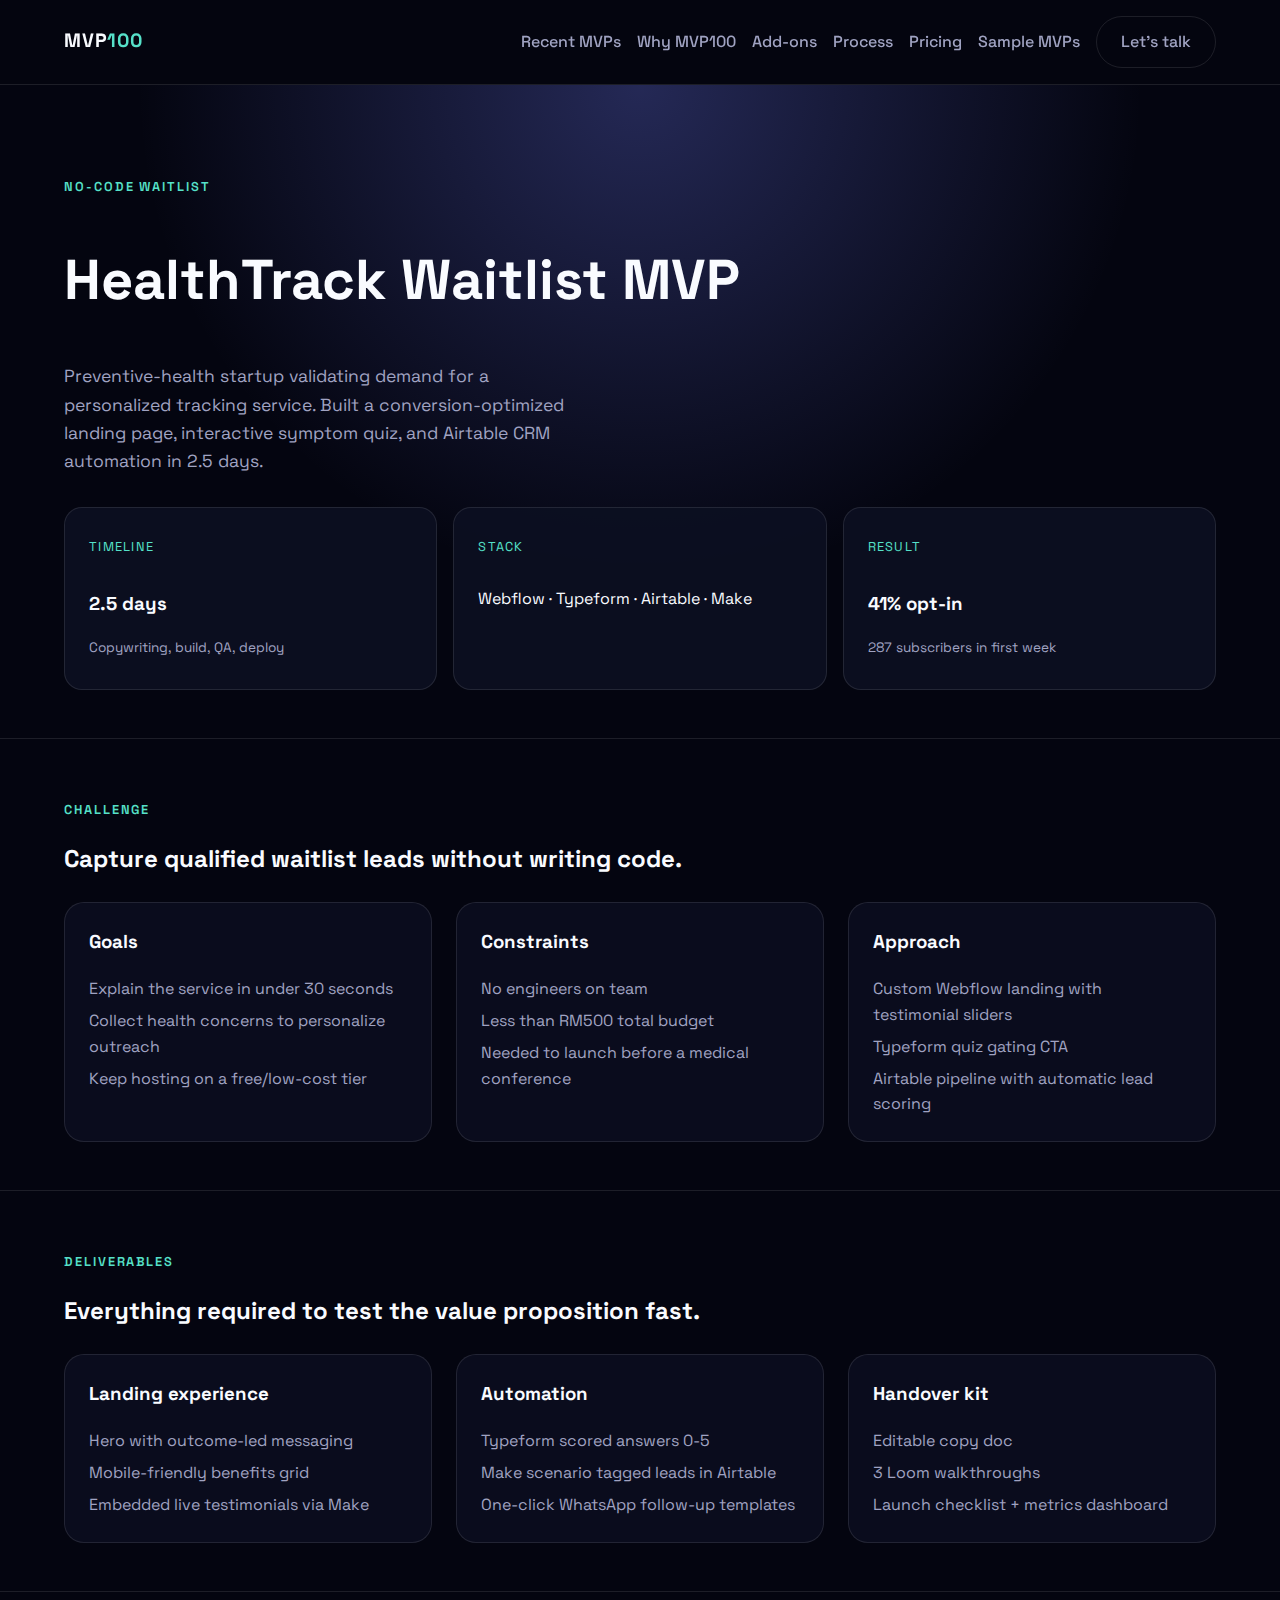
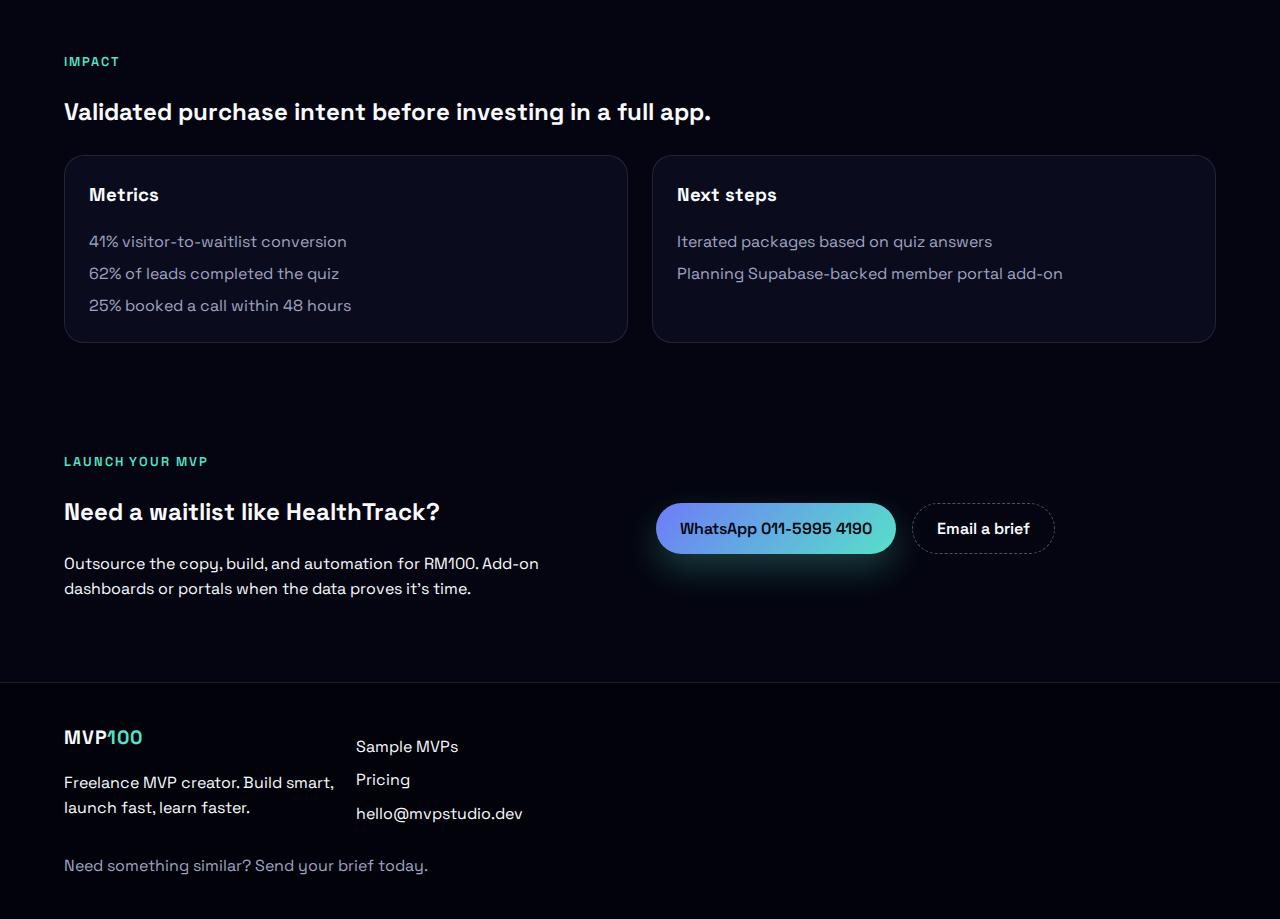
<file: healthtrack-waitlist.html>
<!DOCTYPE html>
<html lang="en">
<head>
  <meta charset="UTF-8">
  <meta name="viewport" content="width=device-width, initial-scale=1.0">
  <title>HealthTrack Waitlist MVP | MVP100</title>
  <link rel="preconnect" href="https://fonts.gstatic.com" crossorigin>
  <link href="https://fonts.googleapis.com/css2?family=Space+Grotesk:wght@400;500;600;700&display=swap" rel="stylesheet">
  <link rel="stylesheet" href="assets/style.css">
</head>
<body>
  <header class="site-header">
    <nav class="nav container">
      <a href="index.html" class="logo">MVP<span>100</span></a>
      <div class="nav-links">
        <a href="index.html#showcase">Recent MVPs</a>
        <a href="index.html#features">Why MVP100</a>
        <a href="index.html#addons">Add-ons</a>
        <a href="index.html#process">Process</a>
        <a href="index.html#pricing">Pricing</a>
        <a href="samples.html">Sample MVPs</a>
        <a class="btn btn-secondary" href="mailto:hello@mvpstudio.dev?subject=MVP100%20Project">Let's talk</a>
      </div>
    </nav>
  </header>

  <main>
    <section class="case-hero">
      <div class="container">
        <p class="eyebrow">No-code waitlist</p>
        <h1>HealthTrack Waitlist MVP</h1>
        <p class="lead">
          Preventive-health startup validating demand for a personalized tracking service.
          Built a conversion-optimized landing page, interactive symptom quiz, and Airtable CRM automation in 2.5 days.
        </p>
        <div class="case-meta">
          <div class="meta-card">
            <p class="badge">Timeline</p>
            <h3>2.5 days</h3>
            <p class="small-print">Copywriting, build, QA, deploy</p>
          </div>
          <div class="meta-card">
            <p class="badge">Stack</p>
            <p>Webflow · Typeform · Airtable · Make</p>
          </div>
          <div class="meta-card">
            <p class="badge">Result</p>
            <h3>41% opt-in</h3>
            <p class="small-print">287 subscribers in first week</p>
          </div>
        </div>
      </div>
    </section>

    <section class="case-section">
      <div class="container">
        <p class="eyebrow">Challenge</p>
        <h2>Capture qualified waitlist leads without writing code.</h2>
        <div class="case-grid">
          <article class="case-card">
            <h3>Goals</h3>
            <ul class="case-list">
              <li>Explain the service in under 30 seconds</li>
              <li>Collect health concerns to personalize outreach</li>
              <li>Keep hosting on a free/low-cost tier</li>
            </ul>
          </article>
          <article class="case-card">
            <h3>Constraints</h3>
            <ul class="case-list">
              <li>No engineers on team</li>
              <li>Less than RM500 total budget</li>
              <li>Needed to launch before a medical conference</li>
            </ul>
          </article>
          <article class="case-card">
            <h3>Approach</h3>
            <ul class="case-list">
              <li>Custom Webflow landing with testimonial sliders</li>
              <li>Typeform quiz gating CTA</li>
              <li>Airtable pipeline with automatic lead scoring</li>
            </ul>
          </article>
        </div>
      </div>
    </section>

    <section class="case-section">
      <div class="container">
        <p class="eyebrow">Deliverables</p>
        <h2>Everything required to test the value proposition fast.</h2>
        <div class="case-grid">
          <article class="case-card">
            <h3>Landing experience</h3>
            <ul class="case-list">
              <li>Hero with outcome-led messaging</li>
              <li>Mobile-friendly benefits grid</li>
              <li>Embedded live testimonials via Make</li>
            </ul>
          </article>
          <article class="case-card">
            <h3>Automation</h3>
            <ul class="case-list">
              <li>Typeform scored answers 0-5</li>
              <li>Make scenario tagged leads in Airtable</li>
              <li>One-click WhatsApp follow-up templates</li>
            </ul>
          </article>
          <article class="case-card">
            <h3>Handover kit</h3>
            <ul class="case-list">
              <li>Editable copy doc</li>
              <li>3 Loom walkthroughs</li>
              <li>Launch checklist + metrics dashboard</li>
            </ul>
          </article>
        </div>
      </div>
    </section>

    <section class="case-section">
      <div class="container">
        <p class="eyebrow">Impact</p>
        <h2>Validated purchase intent before investing in a full app.</h2>
        <div class="case-grid">
          <article class="case-card">
            <h3>Metrics</h3>
            <ul class="case-list">
              <li>41% visitor-to-waitlist conversion</li>
              <li>62% of leads completed the quiz</li>
              <li>25% booked a call within 48 hours</li>
            </ul>
          </article>
          <article class="case-card">
            <h3>Next steps</h3>
            <ul class="case-list">
              <li>Iterated packages based on quiz answers</li>
              <li>Planning Supabase-backed member portal add-on</li>
            </ul>
          </article>
        </div>
      </div>
    </section>

    <section class="case-cta">
      <div class="container split">
        <div>
          <p class="eyebrow">Launch your MVP</p>
          <h2>Need a waitlist like HealthTrack?</h2>
          <p>Outsource the copy, build, and automation for RM100. Add-on dashboards or portals when the data proves it's time.</p>
        </div>
        <div class="cta-group">
          <a class="btn btn-primary" href="https://wa.me/601159954190?text=I%20want%20a%20waitlist%20like%20HealthTrack">WhatsApp 011-5995 4190</a>
          <a class="btn btn-ghost" href="mailto:hello@mvpstudio.dev?subject=HealthTrack-style%20MVP">Email a brief</a>
        </div>
      </div>
    </section>
  </main>

  <footer class="site-footer">
    <div class="container footer-grid">
      <div>
        <a href="index.html" class="logo">MVP<span>100</span></a>
        <p>Freelance MVP creator. Build smart, launch fast, learn faster.</p>
      </div>
      <div class="footer-links">
        <a href="samples.html">Sample MVPs</a>
        <a href="index.html#pricing">Pricing</a>
        <a href="mailto:hello@mvpstudio.dev">hello@mvpstudio.dev</a>
      </div>
      <p class="footer-note">Need something similar? Send your brief today.</p>
    </div>
  </footer>
</body>
</html>
</file>
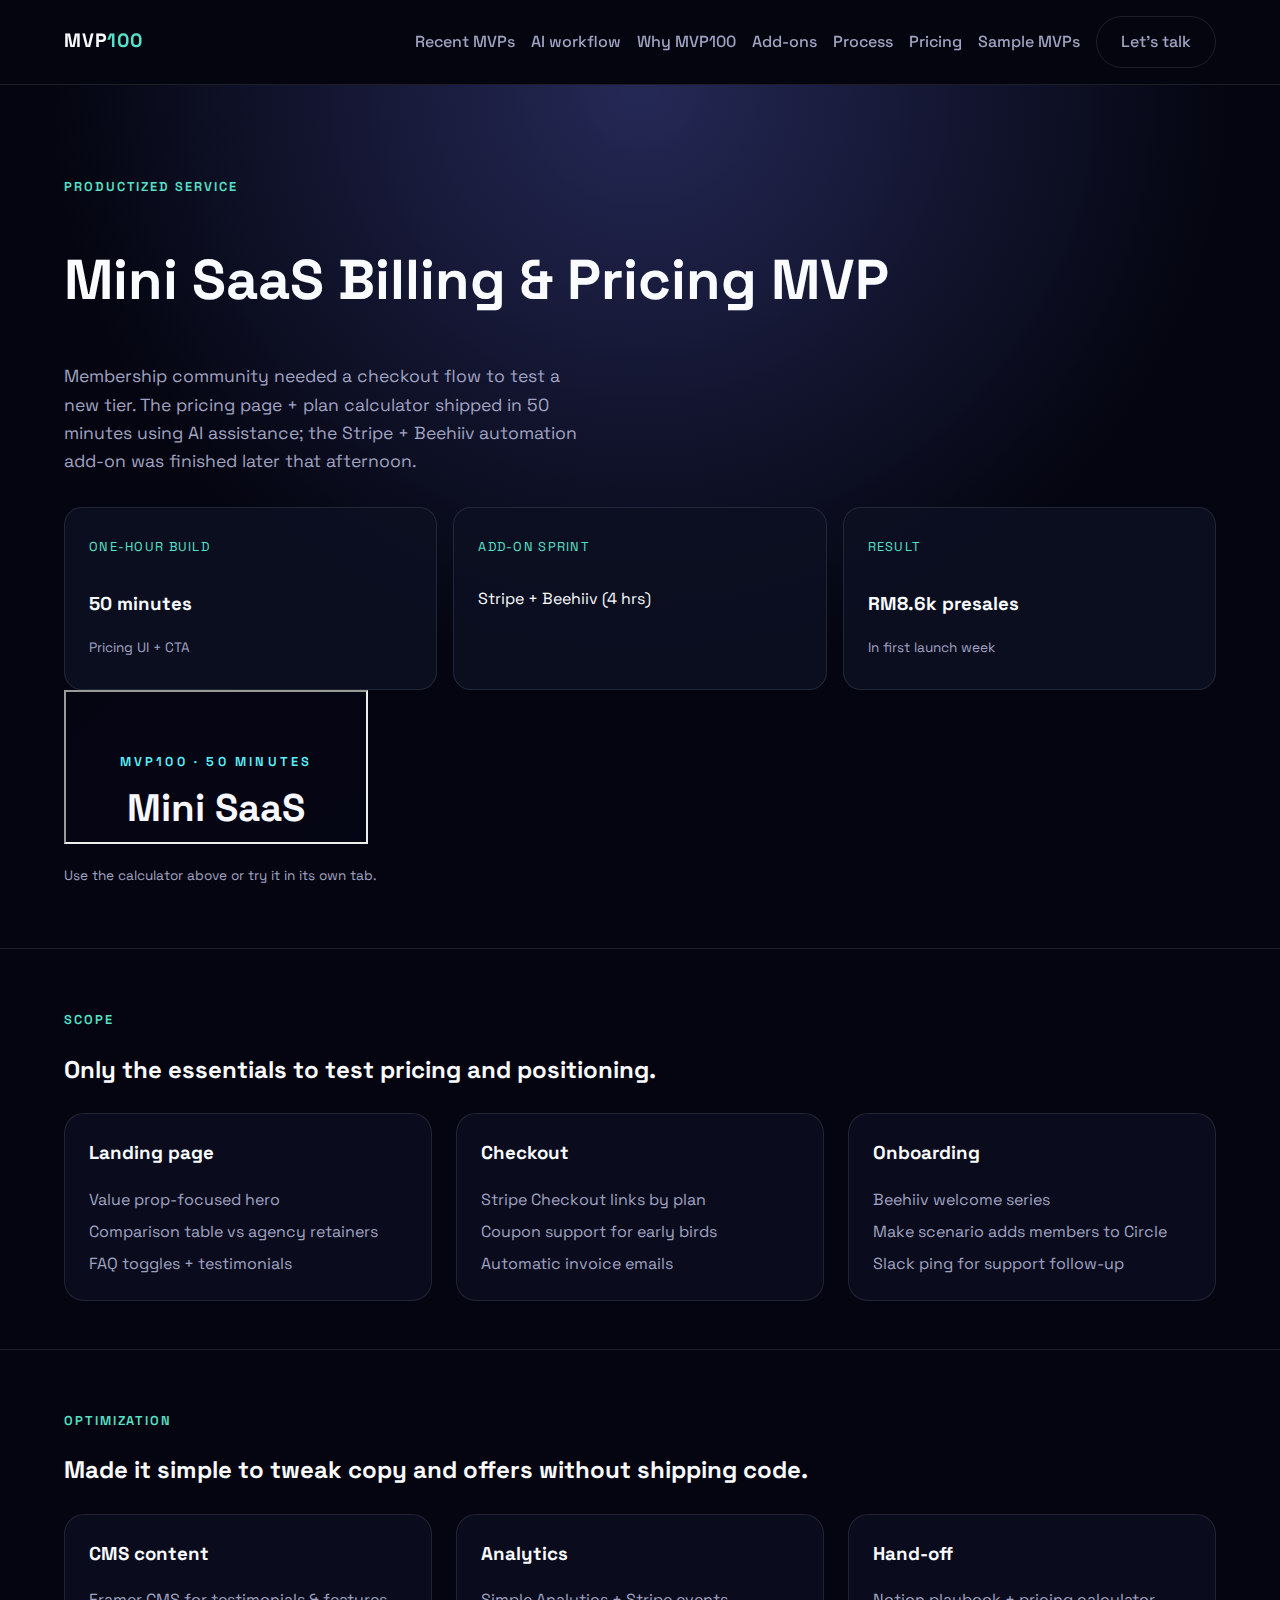
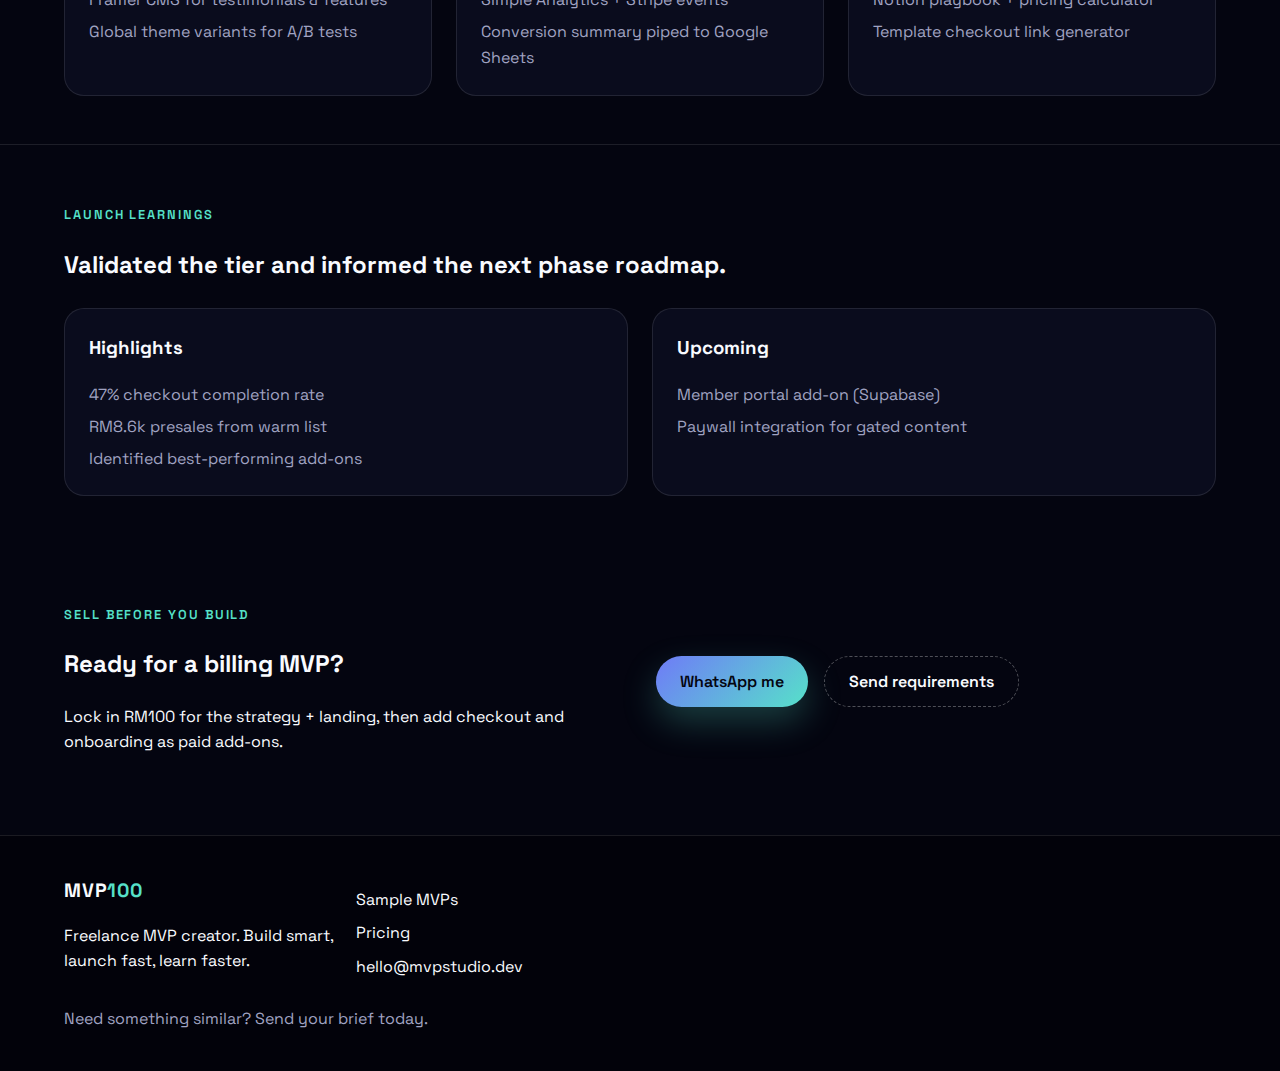
<file: mini-saas-billing.html>
<!DOCTYPE html>
<html lang="en">
<head>
  <meta charset="UTF-8">
  <meta name="viewport" content="width=device-width, initial-scale=1.0">
  <title>Mini SaaS Billing MVP | MVP100</title>
  <link rel="preconnect" href="https://fonts.gstatic.com" crossorigin>
  <link href="https://fonts.googleapis.com/css2?family=Space+Grotesk:wght@400;500;600;700&display=swap" rel="stylesheet">
  <link rel="stylesheet" href="assets/style.css">
</head>
<body>
  <header class="site-header">
    <nav class="nav container">
      <a href="index.html" class="logo">MVP<span>100</span></a>
      <div class="nav-links">
        <a href="index.html#showcase">Recent MVPs</a>
        <a href="index.html#ai">AI workflow</a>
        <a href="index.html#features">Why MVP100</a>
        <a href="index.html#addons">Add-ons</a>
        <a href="index.html#process">Process</a>
        <a href="index.html#pricing">Pricing</a>
        <a href="samples.html">Sample MVPs</a>
        <a class="btn btn-secondary" href="mailto:hello@mvpstudio.dev?subject=MVP100%20Project">Let's talk</a>
      </div>
    </nav>
  </header>

  <main>
    <section class="case-hero">
      <div class="container">
        <p class="eyebrow">Productized service</p>
        <h1>Mini SaaS Billing & Pricing MVP</h1>
        <p class="lead">
          Membership community needed a checkout flow to test a new tier.
          The pricing page + plan calculator shipped in 50 minutes using AI assistance; the Stripe + Beehiiv automation add-on was finished later that afternoon.
        </p>
        <div class="case-meta">
          <div class="meta-card">
            <p class="badge">One-hour build</p>
            <h3>50 minutes</h3>
            <p class="small-print">Pricing UI + CTA</p>
          </div>
          <div class="meta-card">
            <p class="badge">Add-on sprint</p>
            <p>Stripe + Beehiiv (4 hrs)</p>
          </div>
          <div class="meta-card">
            <p class="badge">Result</p>
            <h3>RM8.6k presales</h3>
            <p class="small-print">In first launch week</p>
          </div>
        </div>
        <div class="case-demo">
          <iframe src="demos/mini-saas/index.html" title="Mini SaaS Billing demo" loading="lazy"></iframe>
        </div>
        <p class="small-print">Use the calculator above or <a href="demos/mini-saas/index.html" target="_blank" rel="noreferrer">try it in its own tab</a>.</p>
      </div>
    </section>

    <section class="case-section">
      <div class="container">
        <p class="eyebrow">Scope</p>
        <h2>Only the essentials to test pricing and positioning.</h2>
        <div class="case-grid">
          <article class="case-card">
            <h3>Landing page</h3>
            <ul class="case-list">
              <li>Value prop-focused hero</li>
              <li>Comparison table vs agency retainers</li>
              <li>FAQ toggles + testimonials</li>
            </ul>
          </article>
          <article class="case-card">
            <h3>Checkout</h3>
            <ul class="case-list">
              <li>Stripe Checkout links by plan</li>
              <li>Coupon support for early birds</li>
              <li>Automatic invoice emails</li>
            </ul>
          </article>
          <article class="case-card">
            <h3>Onboarding</h3>
            <ul class="case-list">
              <li>Beehiiv welcome series</li>
              <li>Make scenario adds members to Circle</li>
              <li>Slack ping for support follow-up</li>
            </ul>
          </article>
        </div>
      </div>
    </section>

    <section class="case-section">
      <div class="container">
        <p class="eyebrow">Optimization</p>
        <h2>Made it simple to tweak copy and offers without shipping code.</h2>
        <div class="case-grid">
          <article class="case-card">
            <h3>CMS content</h3>
            <ul class="case-list">
              <li>Framer CMS for testimonials & features</li>
              <li>Global theme variants for A/B tests</li>
            </ul>
          </article>
          <article class="case-card">
            <h3>Analytics</h3>
            <ul class="case-list">
              <li>Simple Analytics + Stripe events</li>
              <li>Conversion summary piped to Google Sheets</li>
            </ul>
          </article>
          <article class="case-card">
            <h3>Hand-off</h3>
            <ul class="case-list">
              <li>Notion playbook + pricing calculator</li>
              <li>Template checkout link generator</li>
            </ul>
          </article>
        </div>
      </div>
    </section>

    <section class="case-section">
      <div class="container">
        <p class="eyebrow">Launch learnings</p>
        <h2>Validated the tier and informed the next phase roadmap.</h2>
        <div class="case-grid">
          <article class="case-card">
            <h3>Highlights</h3>
            <ul class="case-list">
              <li>47% checkout completion rate</li>
              <li>RM8.6k presales from warm list</li>
              <li>Identified best-performing add-ons</li>
            </ul>
          </article>
          <article class="case-card">
            <h3>Upcoming</h3>
            <ul class="case-list">
              <li>Member portal add-on (Supabase)</li>
              <li>Paywall integration for gated content</li>
            </ul>
          </article>
        </div>
      </div>
    </section>

    <section class="case-cta">
      <div class="container split">
        <div>
          <p class="eyebrow">Sell before you build</p>
          <h2>Ready for a billing MVP?</h2>
          <p>Lock in RM100 for the strategy + landing, then add checkout and onboarding as paid add-ons.</p>
        </div>
        <div class="cta-group">
          <a class="btn btn-primary" href="https://wa.me/601159954190?text=I%20want%20a%20billing%20MVP">WhatsApp me</a>
          <a class="btn btn-ghost" href="mailto:hello@mvpstudio.dev?subject=Billing%20MVP%20Brief">Send requirements</a>
        </div>
      </div>
    </section>
  </main>

  <footer class="site-footer">
    <div class="container footer-grid">
      <div>
        <a href="index.html" class="logo">MVP<span>100</span></a>
        <p>Freelance MVP creator. Build smart, launch fast, learn faster.</p>
      </div>
      <div class="footer-links">
        <a href="samples.html">Sample MVPs</a>
        <a href="index.html#pricing">Pricing</a>
        <a href="mailto:hello@mvpstudio.dev">hello@mvpstudio.dev</a>
      </div>
      <p class="footer-note">Need something similar? Send your brief today.</p>
    </div>
  </footer>
</body>
</html>
</file>
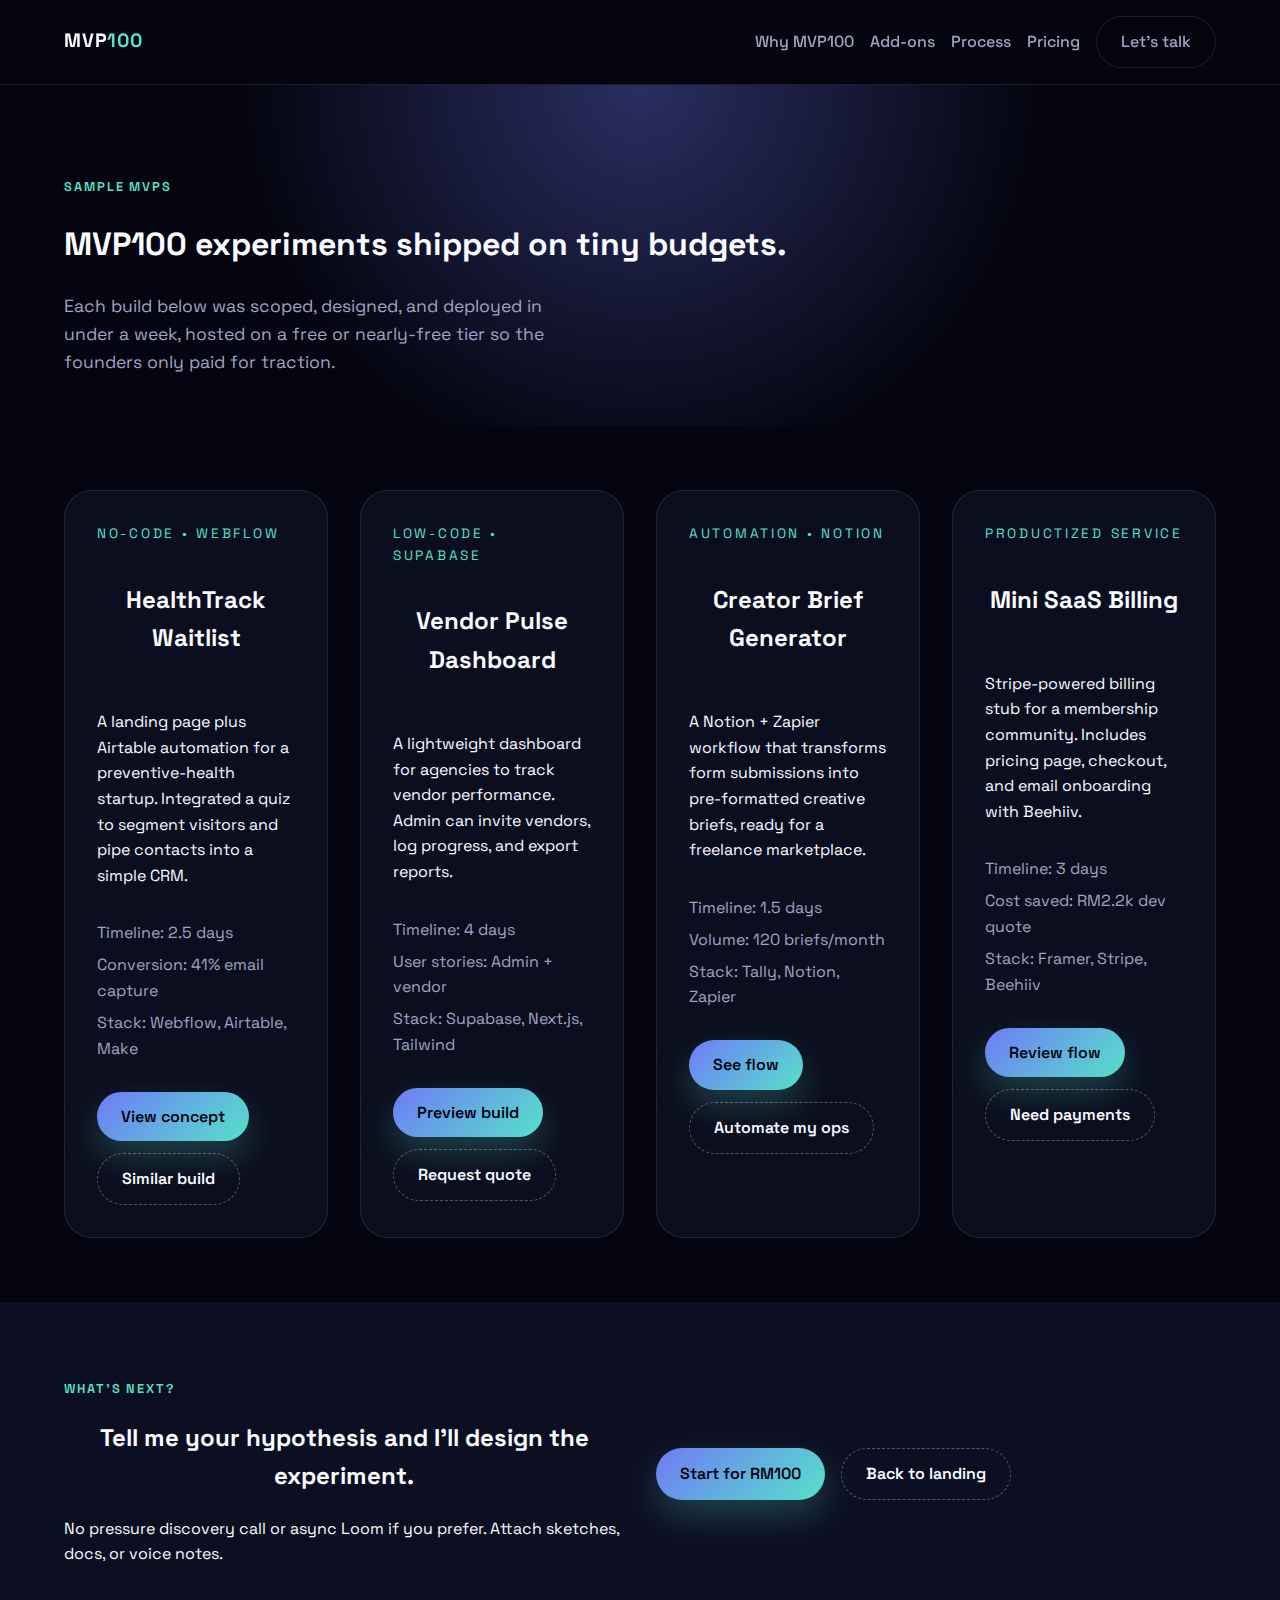
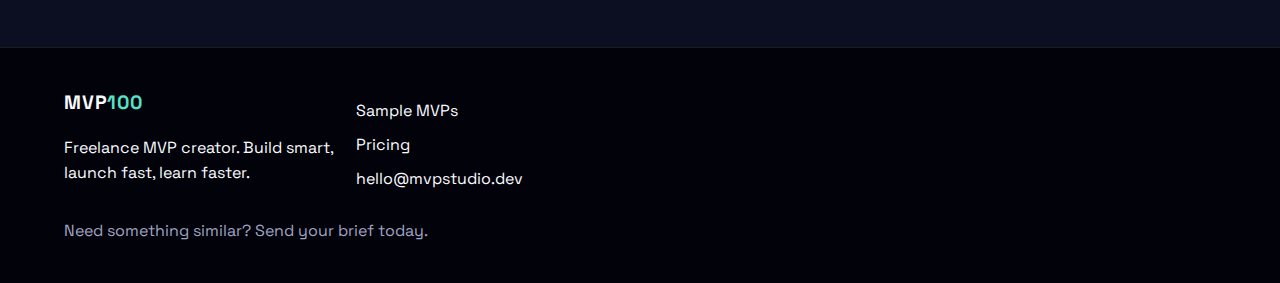
<file: samples.html>
<!DOCTYPE html>
<html lang="en">
<head>
  <meta charset="UTF-8">
  <meta name="viewport" content="width=device-width, initial-scale=1.0">
  <title>MVP Samples | MVP100</title>
  <link rel="preconnect" href="https://fonts.gstatic.com" crossorigin>
  <link href="https://fonts.googleapis.com/css2?family=Space+Grotesk:wght@400;500;600;700&display=swap" rel="stylesheet">
  <link rel="stylesheet" href="assets/style.css">
</head>
<body>
  <header class="site-header">
    <nav class="nav container">
      <a href="index.html" class="logo">MVP<span>100</span></a>
      <div class="nav-links">
        <a href="index.html#features">Why MVP100</a>
        <a href="index.html#addons">Add-ons</a>
        <a href="index.html#process">Process</a>
        <a href="index.html#pricing">Pricing</a>
        <a class="btn btn-secondary" href="mailto:hello@mvpstudio.dev?subject=I%20want%20an%20MVP">Let's talk</a>
      </div>
    </nav>
  </header>

  <main>
    <section class="page-hero">
      <div class="container">
        <p class="eyebrow">Sample MVPs</p>
        <h1>MVP100 experiments shipped on tiny budgets.</h1>
        <p class="lead">Each build below was scoped, designed, and deployed in under a week, hosted on a free or nearly-free tier so the founders only paid for traction.</p>
      </div>
    </section>

    <section class="section">
      <div class="container sample-grid">
        <article class="sample-card">
          <div class="sample-tag">No-code • Webflow</div>
          <h2>HealthTrack Waitlist</h2>
          <p>A landing page plus Airtable automation for a preventive-health startup. Integrated a quiz to segment visitors and pipe contacts into a simple CRM.</p>
          <ul>
            <li>Timeline: 2.5 days</li>
            <li>Conversion: 41% email capture</li>
            <li>Stack: Webflow, Airtable, Make</li>
          </ul>
          <div class="sample-links">
            <a class="btn btn-primary" href="https://example.com" target="_blank" rel="noreferrer">View concept</a>
            <a class="btn btn-ghost" href="mailto:hello@mvpstudio.dev?subject=Like%20HealthTrack">Similar build</a>
          </div>
        </article>

        <article class="sample-card">
          <div class="sample-tag">Low-code • Supabase</div>
          <h2>Vendor Pulse Dashboard</h2>
          <p>A lightweight dashboard for agencies to track vendor performance. Admin can invite vendors, log progress, and export reports.</p>
          <ul>
            <li>Timeline: 4 days</li>
            <li>User stories: Admin + vendor</li>
            <li>Stack: Supabase, Next.js, Tailwind</li>
          </ul>
          <div class="sample-links">
            <a class="btn btn-primary" href="https://example.com" target="_blank" rel="noreferrer">Preview build</a>
            <a class="btn btn-ghost" href="mailto:hello@mvpstudio.dev?subject=Dashboard%20MVP">Request quote</a>
          </div>
        </article>

        <article class="sample-card">
          <div class="sample-tag">Automation • Notion</div>
          <h2>Creator Brief Generator</h2>
          <p>A Notion + Zapier workflow that transforms form submissions into pre-formatted creative briefs, ready for a freelance marketplace.</p>
          <ul>
            <li>Timeline: 1.5 days</li>
            <li>Volume: 120 briefs/month</li>
            <li>Stack: Tally, Notion, Zapier</li>
          </ul>
          <div class="sample-links">
            <a class="btn btn-primary" href="https://example.com" target="_blank" rel="noreferrer">See flow</a>
            <a class="btn btn-ghost" href="mailto:hello@mvpstudio.dev?subject=Automation%20MVP">Automate my ops</a>
          </div>
        </article>

        <article class="sample-card">
          <div class="sample-tag">Productized Service</div>
          <h2>Mini SaaS Billing</h2>
          <p>Stripe-powered billing stub for a membership community. Includes pricing page, checkout, and email onboarding with Beehiiv.</p>
          <ul>
            <li>Timeline: 3 days</li>
            <li>Cost saved: RM2.2k dev quote</li>
            <li>Stack: Framer, Stripe, Beehiiv</li>
          </ul>
          <div class="sample-links">
            <a class="btn btn-primary" href="https://example.com" target="_blank" rel="noreferrer">Review flow</a>
            <a class="btn btn-ghost" href="mailto:hello@mvpstudio.dev?subject=Billing%20MVP">Need payments</a>
          </div>
        </article>
      </div>
    </section>

    <section class="section tinted">
      <div class="container">
        <div class="split">
          <div>
            <p class="eyebrow">What's next?</p>
            <h2>Tell me your hypothesis and I'll design the experiment.</h2>
            <p>No pressure discovery call or async Loom if you prefer. Attach sketches, docs, or voice notes.</p>
          </div>
          <div class="cta-group">
            <a class="btn btn-primary" href="mailto:hello@mvpstudio.dev?subject=Project%20idea">Start for RM100</a>
            <a class="btn btn-ghost" href="index.html">Back to landing</a>
          </div>
        </div>
      </div>
    </section>
  </main>

  <footer class="site-footer">
    <div class="container footer-grid">
      <div>
        <a href="index.html" class="logo">MVP<span>100</span></a>
        <p>Freelance MVP creator. Build smart, launch fast, learn faster.</p>
      </div>
      <div class="footer-links">
        <a href="samples.html">Sample MVPs</a>
        <a href="index.html#pricing">Pricing</a>
        <a href="mailto:hello@mvpstudio.dev">hello@mvpstudio.dev</a>
      </div>
      <p class="footer-note">Need something similar? Send your brief today.</p>
    </div>
  </footer>
</body>
</html>
</file>
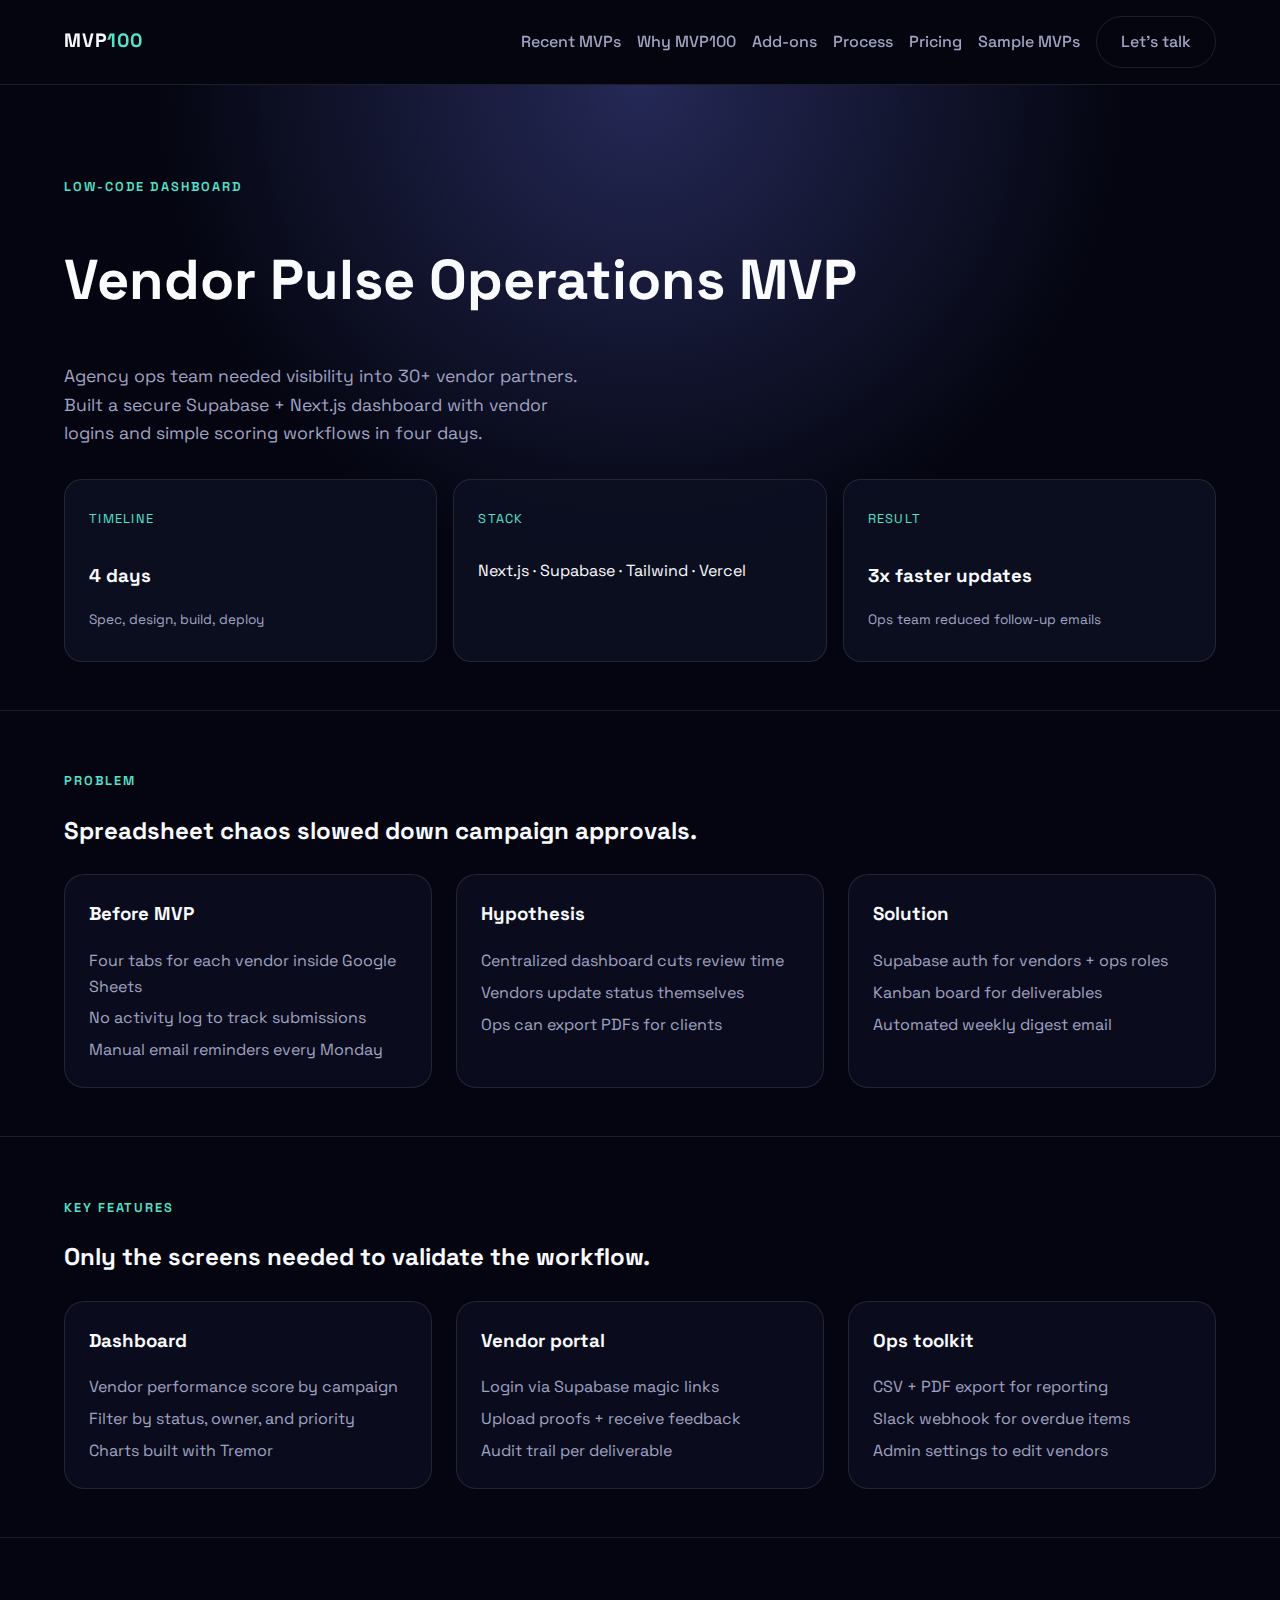
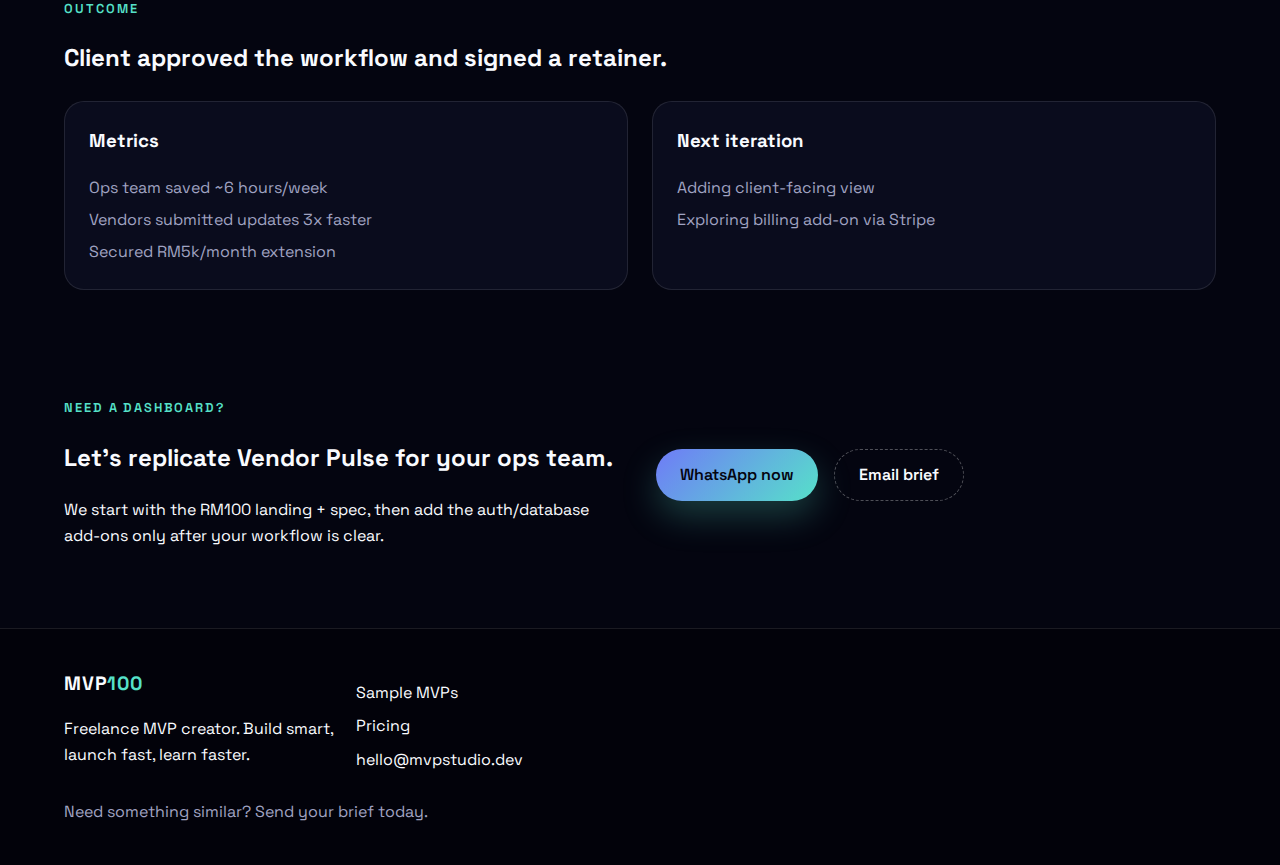
<file: vendor-pulse-dashboard.html>
<!DOCTYPE html>
<html lang="en">
<head>
  <meta charset="UTF-8">
  <meta name="viewport" content="width=device-width, initial-scale=1.0">
  <title>Vendor Pulse Dashboard MVP | MVP100</title>
  <link rel="preconnect" href="https://fonts.gstatic.com" crossorigin>
  <link href="https://fonts.googleapis.com/css2?family=Space+Grotesk:wght@400;500;600;700&display=swap" rel="stylesheet">
  <link rel="stylesheet" href="assets/style.css">
</head>
<body>
  <header class="site-header">
    <nav class="nav container">
      <a href="index.html" class="logo">MVP<span>100</span></a>
      <div class="nav-links">
        <a href="index.html#showcase">Recent MVPs</a>
        <a href="index.html#features">Why MVP100</a>
        <a href="index.html#addons">Add-ons</a>
        <a href="index.html#process">Process</a>
        <a href="index.html#pricing">Pricing</a>
        <a href="samples.html">Sample MVPs</a>
        <a class="btn btn-secondary" href="mailto:hello@mvpstudio.dev?subject=MVP100%20Project">Let's talk</a>
      </div>
    </nav>
  </header>

  <main>
    <section class="case-hero">
      <div class="container">
        <p class="eyebrow">Low-code dashboard</p>
        <h1>Vendor Pulse Operations MVP</h1>
        <p class="lead">
          Agency ops team needed visibility into 30+ vendor partners. Built a secure Supabase + Next.js dashboard with vendor logins
          and simple scoring workflows in four days.
        </p>
        <div class="case-meta">
          <div class="meta-card">
            <p class="badge">Timeline</p>
            <h3>4 days</h3>
            <p class="small-print">Spec, design, build, deploy</p>
          </div>
          <div class="meta-card">
            <p class="badge">Stack</p>
            <p>Next.js · Supabase · Tailwind · Vercel</p>
          </div>
          <div class="meta-card">
            <p class="badge">Result</p>
            <h3>3x faster updates</h3>
            <p class="small-print">Ops team reduced follow-up emails</p>
          </div>
        </div>
      </div>
    </section>

    <section class="case-section">
      <div class="container">
        <p class="eyebrow">Problem</p>
        <h2>Spreadsheet chaos slowed down campaign approvals.</h2>
        <div class="case-grid">
          <article class="case-card">
            <h3>Before MVP</h3>
            <ul class="case-list">
              <li>Four tabs for each vendor inside Google Sheets</li>
              <li>No activity log to track submissions</li>
              <li>Manual email reminders every Monday</li>
            </ul>
          </article>
          <article class="case-card">
            <h3>Hypothesis</h3>
            <ul class="case-list">
              <li>Centralized dashboard cuts review time</li>
              <li>Vendors update status themselves</li>
              <li>Ops can export PDFs for clients</li>
            </ul>
          </article>
          <article class="case-card">
            <h3>Solution</h3>
            <ul class="case-list">
              <li>Supabase auth for vendors + ops roles</li>
              <li>Kanban board for deliverables</li>
              <li>Automated weekly digest email</li>
            </ul>
          </article>
        </div>
      </div>
    </section>

    <section class="case-section">
      <div class="container">
        <p class="eyebrow">Key features</p>
        <h2>Only the screens needed to validate the workflow.</h2>
        <div class="case-grid">
          <article class="case-card">
            <h3>Dashboard</h3>
            <ul class="case-list">
              <li>Vendor performance score by campaign</li>
              <li>Filter by status, owner, and priority</li>
              <li>Charts built with Tremor</li>
            </ul>
          </article>
          <article class="case-card">
            <h3>Vendor portal</h3>
            <ul class="case-list">
              <li>Login via Supabase magic links</li>
              <li>Upload proofs + receive feedback</li>
              <li>Audit trail per deliverable</li>
            </ul>
          </article>
          <article class="case-card">
            <h3>Ops toolkit</h3>
            <ul class="case-list">
              <li>CSV + PDF export for reporting</li>
              <li>Slack webhook for overdue items</li>
              <li>Admin settings to edit vendors</li>
            </ul>
          </article>
        </div>
      </div>
    </section>

    <section class="case-section">
      <div class="container">
        <p class="eyebrow">Outcome</p>
        <h2>Client approved the workflow and signed a retainer.</h2>
        <div class="case-grid">
          <article class="case-card">
            <h3>Metrics</h3>
            <ul class="case-list">
              <li>Ops team saved ~6 hours/week</li>
              <li>Vendors submitted updates 3x faster</li>
              <li>Secured RM5k/month extension</li>
            </ul>
          </article>
          <article class="case-card">
            <h3>Next iteration</h3>
            <ul class="case-list">
              <li>Adding client-facing view</li>
              <li>Exploring billing add-on via Stripe</li>
            </ul>
          </article>
        </div>
      </div>
    </section>

    <section class="case-cta">
      <div class="container split">
        <div>
          <p class="eyebrow">Need a dashboard?</p>
          <h2>Let's replicate Vendor Pulse for your ops team.</h2>
          <p>We start with the RM100 landing + spec, then add the auth/database add-ons only after your workflow is clear.</p>
        </div>
        <div class="cta-group">
          <a class="btn btn-primary" href="https://wa.me/601159954190?text=I%20need%20a%20dashboard%20like%20Vendor%20Pulse">WhatsApp now</a>
          <a class="btn btn-ghost" href="mailto:hello@mvpstudio.dev?subject=Vendor%20Pulse%20style%20build">Email brief</a>
        </div>
      </div>
    </section>
  </main>

  <footer class="site-footer">
    <div class="container footer-grid">
      <div>
        <a href="index.html" class="logo">MVP<span>100</span></a>
        <p>Freelance MVP creator. Build smart, launch fast, learn faster.</p>
      </div>
      <div class="footer-links">
        <a href="samples.html">Sample MVPs</a>
        <a href="index.html#pricing">Pricing</a>
        <a href="mailto:hello@mvpstudio.dev">hello@mvpstudio.dev</a>
      </div>
      <p class="footer-note">Need something similar? Send your brief today.</p>
    </div>
  </footer>
</body>
</html>
</file>
<file: assets/style.css>
:root {
  --bg: #040510;
  --surface: #0c0f21;
  --surface-alt: #101325;
  --tint: #11142b;
  --accent: #56e1c9;
  --accent-dark: #33bea5;
  --text: #f9fbff;
  --muted: #a0a3c2;
  --border: rgba(255, 255, 255, 0.1);
  --gradient: linear-gradient(135deg, #6f7bf7, #56e1c9);
}

*,
*::before,
*::after {
  box-sizing: border-box;
}

body {
  margin: 0;
  font-family: "Space Grotesk", system-ui, -apple-system, BlinkMacSystemFont, "Segoe UI", sans-serif;
  background: var(--bg);
  color: var(--text);
  line-height: 1.6;
}

img {
  max-width: 100%;
}

a {
  color: inherit;
  text-decoration: none;
}

.container {
  width: min(1200px, 90%);
  margin: 0 auto;
}

.site-header {
  position: sticky;
  top: 0;
  z-index: 50;
  background: rgba(4, 5, 16, 0.9);
  backdrop-filter: blur(12px);
  border-bottom: 1px solid var(--border);
}

.nav {
  display: flex;
  align-items: center;
  justify-content: space-between;
  padding: 1rem 0;
}

.logo {
  font-weight: 700;
  font-size: 1.2rem;
  letter-spacing: 0.04em;
}

.logo span {
  color: var(--accent);
}

.nav-links {
  display: flex;
  align-items: center;
  gap: 1rem;
  flex-wrap: wrap;
  justify-content: flex-end;
}

.nav-links a {
  font-weight: 500;
  color: var(--muted);
  transition: color 0.2s ease;
}

.nav-links a:hover {
  color: var(--text);
}

.btn {
  border-radius: 999px;
  padding: 0.75rem 1.5rem;
  border: 1px solid transparent;
  font-weight: 600;
  display: inline-flex;
  align-items: center;
  justify-content: center;
  gap: 0.5rem;
  cursor: pointer;
  transition: transform 0.2s ease, box-shadow 0.2s ease, background 0.2s ease;
}

.btn-primary {
  background: var(--gradient);
  color: #040510;
  border: none;
  box-shadow: 0 15px 35px rgba(86, 225, 201, 0.25);
}

.btn-primary:hover {
  transform: translateY(-2px);
}

.btn-secondary {
  border: 1px solid var(--border);
  color: var(--text);
}

.btn-ghost {
  border: 1px dashed rgba(255, 255, 255, 0.3);
  color: var(--text);
  background: transparent;
}

.btn-ghost:hover {
  border-color: var(--accent);
}

.btn.full {
  width: 100%;
}

.hero {
  padding: 6rem 0 4rem;
  position: relative;
  overflow: hidden;
}

.hero::before {
  content: "";
  position: absolute;
  inset: 20% auto auto 60%;
  width: 400px;
  height: 400px;
  background: rgba(111, 123, 247, 0.4);
  filter: blur(90px);
  z-index: -1;
}

.hero-grid {
  display: grid;
  grid-template-columns: repeat(auto-fit, minmax(280px, 1fr));
  gap: 2.5rem;
  align-items: center;
}

.hero-copy h1 {
  font-size: clamp(2.5rem, 5vw, 3.8rem);
  line-height: 1.1;
  margin-bottom: 1rem;
}

.lead {
  color: var(--muted);
  font-size: 1.1rem;
  max-width: 520px;
}

.eyebrow {
  letter-spacing: 0.15em;
  text-transform: uppercase;
  font-size: 0.8rem;
  color: var(--accent);
  font-weight: 600;
  margin-bottom: 0.75rem;
}

.eyebrow.center,
.section h2 {
  text-align: center;
}

.cta-group {
  display: flex;
  gap: 1rem;
  flex-wrap: wrap;
  margin: 1.75rem 0;
}

.hero-metrics {
  display: flex;
  gap: 2rem;
  flex-wrap: wrap;
  color: var(--muted);
}

.metric {
  font-size: 2rem;
  font-weight: 600;
  color: var(--text);
  margin: 0;
}

.metric-label {
  margin: 0;
}

.hero-panel {
  padding: 2rem;
  border-radius: 32px;
  border: 1px solid var(--border);
  background: rgba(255, 255, 255, 0.03);
  backdrop-filter: blur(10px);
}

.hero-panel ul {
  padding-left: 1rem;
  color: var(--muted);
  margin-bottom: 2rem;
}

.panel-title {
  font-weight: 600;
  margin-bottom: 1rem;
}

.panel-price span {
  color: var(--muted);
}

.panel-price strong {
  font-size: 2.8rem;
  display: block;
}

.section {
  padding: 4rem 0;
}

.section.tinted {
  background: var(--surface);
}

.add-on-grid {
  display: grid;
  grid-template-columns: repeat(auto-fit, minmax(240px, 1fr));
  gap: 1.5rem;
  margin-top: 2rem;
}

.add-on-card {
  border-radius: 24px;
  border: 1px solid var(--border);
  background: rgba(15, 18, 38, 0.65);
  padding: 2rem;
}

.add-on-card ul {
  list-style: none;
  padding: 0;
  margin: 1rem 0 0;
  color: var(--muted);
}

.add-on-card li {
  margin-bottom: 0.5rem;
}

.page-hero {
  padding: 5rem 0 2rem;
  background: radial-gradient(circle at top, rgba(111, 123, 247, 0.35), transparent 55%);
}

.sample-grid {
  display: grid;
  grid-template-columns: repeat(auto-fit, minmax(260px, 1fr));
  gap: 2rem;
}

.sample-card {
  border: 1px solid var(--border);
  border-radius: 28px;
  padding: 2rem;
  background: rgba(12, 15, 33, 0.95);
  display: flex;
  flex-direction: column;
  gap: 1rem;
}

.showcase-grid {
  display: grid;
  grid-template-columns: repeat(auto-fit, minmax(220px, 1fr));
  gap: 1.5rem;
}

.showcase-card {
  border: 1px solid var(--border);
  border-radius: 24px;
  padding: 1.75rem;
  background: rgba(11, 13, 28, 0.9);
  display: flex;
  flex-direction: column;
  gap: 0.75rem;
}

.showcase-card .sample-tag {
  font-size: 0.75rem;
}

.showcase-cta {
  justify-content: center;
  margin-top: 2rem;
}

.sample-card ul {
  list-style: none;
  padding: 0;
  margin: 0;
  color: var(--muted);
}

.sample-card li {
  margin-bottom: 0.4rem;
}

.sample-tag {
  font-size: 0.85rem;
  text-transform: uppercase;
  letter-spacing: 0.2em;
  color: var(--accent);
}

.sample-links {
  margin-top: 0.5rem;
  display: flex;
  gap: 0.75rem;
  flex-wrap: wrap;
}

.case-hero {
  padding: 5rem 0 3rem;
  background: radial-gradient(circle at top, rgba(111, 123, 247, 0.3), transparent 55%);
}

.case-hero h1 {
  font-size: clamp(2.2rem, 4.5vw, 3.5rem);
}

.case-meta {
  margin-top: 2rem;
  display: grid;
  grid-template-columns: repeat(auto-fit, minmax(200px, 1fr));
  gap: 1rem;
}

.meta-card {
  border-radius: 18px;
  border: 1px solid var(--border);
  padding: 1rem 1.5rem;
  background: rgba(12, 15, 33, 0.9);
}

.badge {
  display: inline-flex;
  align-items: center;
  gap: 0.4rem;
  font-size: 0.8rem;
  letter-spacing: 0.1em;
  text-transform: uppercase;
  color: var(--accent);
}

.case-section {
  padding: 3rem 0;
  border-top: 1px solid var(--border);
}

.case-grid {
  display: grid;
  grid-template-columns: repeat(auto-fit, minmax(240px, 1fr));
  gap: 1.5rem;
  margin-top: 1.5rem;
}

.case-card {
  border-radius: 20px;
  border: 1px solid var(--border);
  padding: 1.5rem;
  background: rgba(12, 14, 32, 0.85);
}

.case-card h3 {
  margin-top: 0;
}

.case-list {
  list-style: none;
  padding: 0;
  margin: 0;
  color: var(--muted);
  display: flex;
  flex-direction: column;
  gap: 0.4rem;
}

.case-cta {
  padding: 3rem 0 4rem;
}

.card-grid {
  display: grid;
  grid-template-columns: repeat(auto-fit, minmax(240px, 1fr));
  gap: 1.5rem;
  margin-top: 2rem;
}

.card,
.quote-card {
  padding: 1.75rem;
  border-radius: 24px;
  border: 1px solid var(--border);
  background: rgba(15, 18, 38, 0.8);
}

.timeline {
  margin-top: 2rem;
  display: flex;
  flex-direction: column;
  gap: 1.5rem;
}

.timeline-step {
  display: flex;
  gap: 1.5rem;
  align-items: center;
  padding: 1.25rem;
  border-radius: 20px;
  border: 1px solid var(--border);
}

.timeline-badge {
  min-width: 70px;
  padding: 0.5rem 1rem;
  border-radius: 999px;
  background: rgba(111, 123, 247, 0.15);
  text-align: center;
  font-weight: 600;
}

.split {
  display: grid;
  grid-template-columns: repeat(auto-fit, minmax(240px, 1fr));
  gap: 2rem;
  align-items: center;
}

.deliverables {
  list-style: none;
  padding: 0;
  margin: 0;
  display: flex;
  flex-direction: column;
  gap: 0.75rem;
  color: var(--muted);
}

.deliverables li::before {
  content: "•";
  color: var(--accent);
  margin-right: 0.5rem;
}

.pricing {
  display: grid;
  grid-template-columns: repeat(auto-fit, minmax(280px, 1fr));
  gap: 2rem;
  align-items: center;
}

.pricing-card {
  border-radius: 24px;
  background: var(--surface-alt);
  padding: 2rem;
  border: 1px solid var(--border);
  text-align: center;
}

.price-label {
  color: var(--muted);
  margin-bottom: 0.5rem;
}

.price {
  font-size: 3.2rem;
  margin: 0;
}

.price-detail {
  color: var(--muted);
  margin-bottom: 1.5rem;
}

.checklist {
  list-style: none;
  padding: 0;
  color: var(--muted);
}

.checklist li {
  margin-bottom: 0.5rem;
  display: flex;
  gap: 0.5rem;
}

.checklist li::before {
  content: "✔";
  color: var(--accent);
}

.testimonials .quote-card {
  background: rgba(255, 255, 255, 0.05);
  font-style: italic;
  min-height: 180px;
}

.faq {
  display: grid;
  grid-template-columns: repeat(auto-fit, minmax(260px, 1fr));
  gap: 2rem;
}

.faq-items article {
  padding: 1.5rem;
  border-radius: 20px;
  border: 1px solid var(--border);
  background: rgba(255, 255, 255, 0.02);
}

.final-cta {
  background: var(--surface-alt);
  border-top: 1px solid var(--border);
  border-bottom: 1px solid var(--border);
}

.final-cta .container {
  display: flex;
  align-items: center;
  justify-content: space-between;
  flex-wrap: wrap;
  gap: 1.5rem;
}

.site-footer {
  padding: 2.5rem 0;
  background: #02020a;
  border-top: 1px solid var(--border);
}

.footer-grid {
  display: grid;
  grid-template-columns: repeat(auto-fit, minmax(220px, 1fr));
  gap: 1rem;
  align-items: center;
}

.footer-note {
  color: var(--muted);
  grid-column: 1 / -1;
  margin: 0;
}

.footer-links {
  display: flex;
  flex-direction: column;
  gap: 0.5rem;
}

.small-print {
  color: var(--muted);
  font-size: 0.85rem;
}

@media (max-width: 720px) {
  .nav-links {
    justify-content: flex-start;
  }

  .timeline-step {
    flex-direction: column;
    align-items: flex-start;
  }
}
</file>
